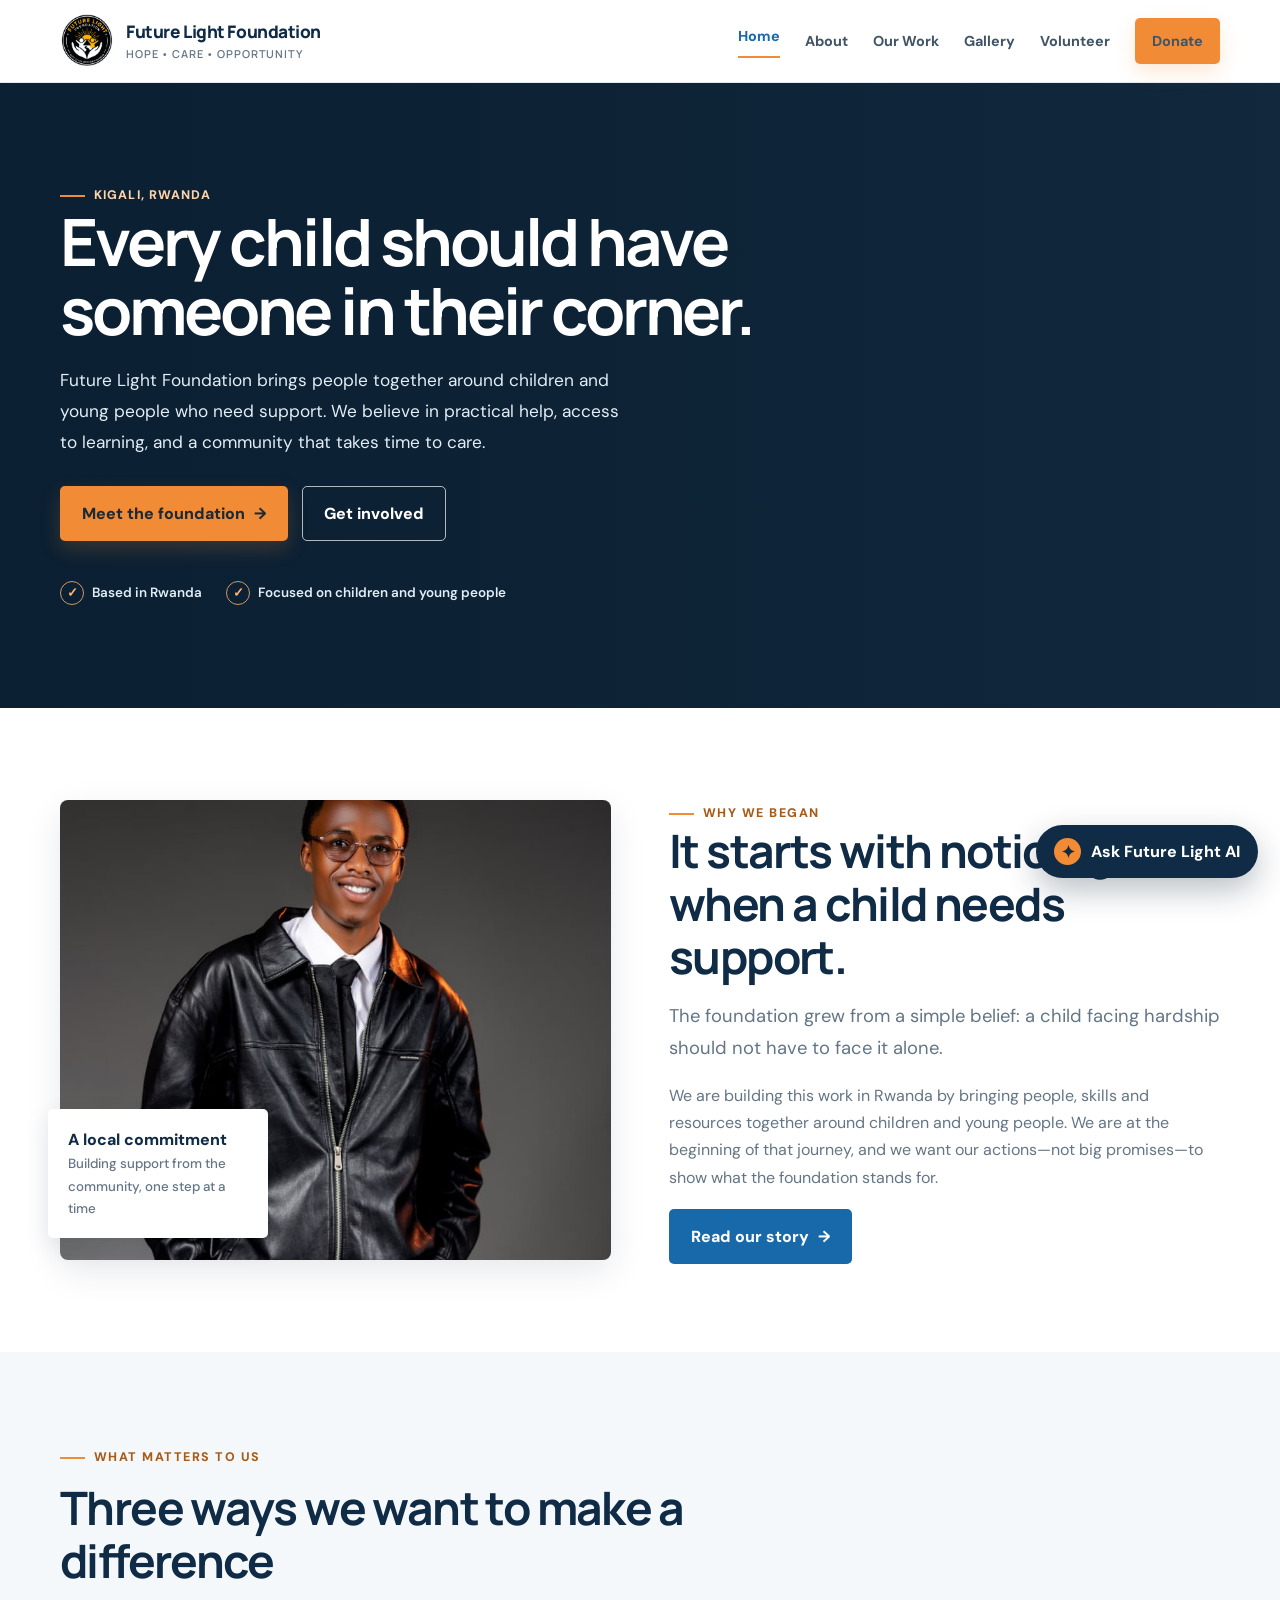
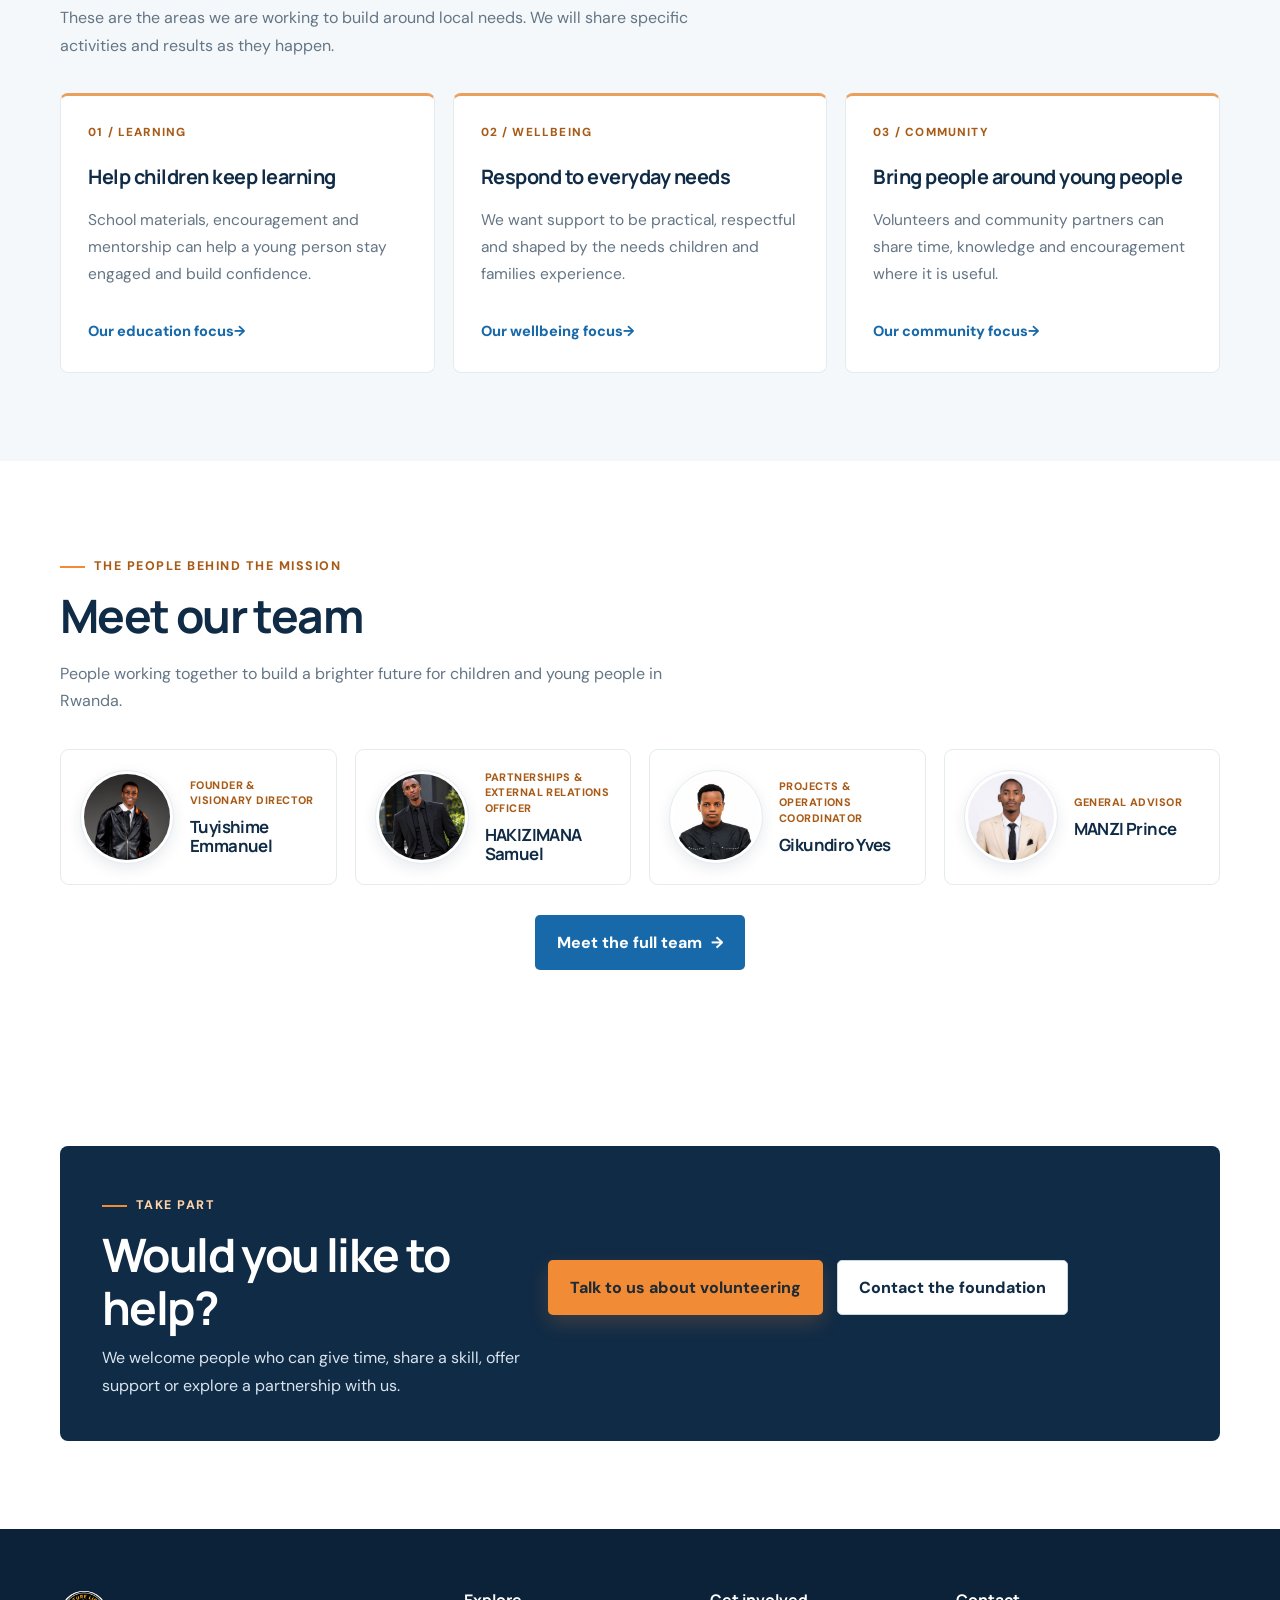
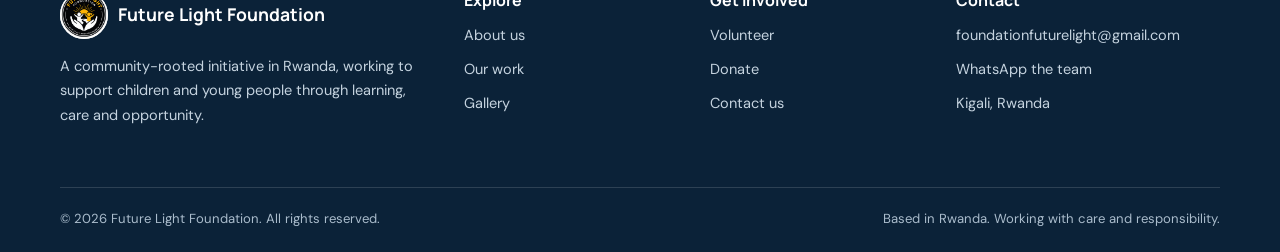
<file: index.html>
<!doctype html>
<html lang="en">
<head>
<meta charset="utf-8"><meta name="viewport" content="width=device-width, initial-scale=1">
<meta name="description" content="Future Light Foundation is a Rwanda-based initiative working to support children and young people through learning, care and community involvement.">
<meta name="theme-color" content="#102b46"><meta property="og:type" content="website"><meta property="og:title" content="Future Light Foundation"><meta property="og:description" content="A community-rooted initiative in Rwanda, working for children and young people.">
<title>Future Light Foundation | Rwanda</title>
<link rel="icon" href="./futurelogo.jpeg"><link rel="stylesheet" href="./style.css"><script src="./site.js" defer></script>
</head>
<body>
<a class="skip-link" href="#main-content">Skip to main content</a>
<header class="site-header"><div class="container nav-wrap">
<a class="brand" href="./index.html"><img src="./futurelogo.jpeg" alt="Future Light Foundation logo"><span>Future Light Foundation<small>Hope • Care • Opportunity</small></span></a>
<button class="menu-toggle" aria-label="Open navigation menu" aria-expanded="false" aria-controls="primary-nav">☰</button>
<nav class="nav-links" id="primary-nav" aria-label="Main navigation">
<a href="./index.html" aria-current="page">Home</a><a href="./about.html">About</a><a href="./programs.html">Our Work</a><a href="./gallery.html">Gallery</a><a href="./volunteer.html">Volunteer</a><a class="btn btn-primary btn-sm" href="./donate.html">Donate</a>
</nav></div></header>
<main id="main-content">
<section class="hero"><div class="container"><div class="hero-content">
<span class="eyebrow" style="color:#ffd3a9">Kigali, Rwanda</span>
<h1>Every child should have someone in their corner.</h1>
<p>Future Light Foundation brings people together around children and young people who need support. We believe in practical help, access to learning, and a community that takes time to care.</p>
<div class="hero-actions"><a class="btn btn-primary" href="./about.html">Meet the foundation <span aria-hidden="true">→</span></a><a class="btn btn-outline" href="./volunteer.html">Get involved</a></div>
<div class="trust-row"><span>Based in Rwanda</span><span>Focused on children and young people</span></div>
</div></div></section>
<section class="section"><div class="container split">
<div class="photo-frame"><img src="./tuyishime.jpeg" alt="Tuyishime Emmanuel, founder of Future Light Foundation"><div class="photo-note">A local commitment<small>Building support from the community, one step at a time</small></div></div>
<div><span class="eyebrow">Why we began</span><h2>It starts with noticing when a child needs support.</h2><p class="lead">The foundation grew from a simple belief: a child facing hardship should not have to face it alone.</p><p>We are building this work in Rwanda by bringing people, skills and resources together around children and young people. We are at the beginning of that journey, and we want our actions—not big promises—to show what the foundation stands for.</p><a class="btn btn-blue" href="./about.html">Read our story <span aria-hidden="true">→</span></a></div>
</div></section>
<section class="section section-soft"><div class="container"><div class="section-head"><span class="eyebrow">What matters to us</span><h2>Three ways we want to make a difference</h2><p>These are the areas we are working to build around local needs. We will share specific activities and results as they happen.</p></div>
<div class="cards">
<article class="card home-focus-card"><span class="focus-number">01 / LEARNING</span><h3>Help children keep learning</h3><p>School materials, encouragement and mentorship can help a young person stay engaged and build confidence.</p><a class="card-link" href="./programs.html#education">Our education focus <span aria-hidden="true">→</span></a></article>
<article class="card home-focus-card"><span class="focus-number">02 / WELLBEING</span><h3>Respond to everyday needs</h3><p>We want support to be practical, respectful and shaped by the needs children and families experience.</p><a class="card-link" href="./programs.html#wellbeing">Our wellbeing focus <span aria-hidden="true">→</span></a></article>
<article class="card home-focus-card"><span class="focus-number">03 / COMMUNITY</span><h3>Bring people around young people</h3><p>Volunteers and community partners can share time, knowledge and encouragement where it is useful.</p><a class="card-link" href="./programs.html#community">Our community focus <span aria-hidden="true">→</span></a></article>
</div></div></section>

<section class="section home-team-section" aria-labelledby="home-team-heading">
  <div class="container">
    <div class="section-head">
      <span class="eyebrow">The people behind the mission</span>
      <h2 id="home-team-heading">Meet our team</h2>
      <p>People working together to build a brighter future for children and young people in Rwanda.</p>
    </div>
    <div class="home-team-grid">
      <article class="home-team-card">
        <img src="./tuyishime.jpeg" alt="Tuyishime Emmanuel, Founder and Visionary Director" loading="lazy">
        <div><p class="team-role">Founder &amp; Visionary Director</p><h3>Tuyishime Emmanuel</h3></div>
      </article>
      <article class="home-team-card">
        <img src="./samuel.jpeg" alt="HAKIZIMANA Samuel, Partnerships and External Relations Officer" loading="lazy">
        <div><p class="team-role">Partnerships &amp; External Relations Officer</p><h3>HAKIZIMANA Samuel</h3></div>
      </article>
      <article class="home-team-card">
        <img src="./gikundiro.jpeg" alt="Gikundiro Yves, Projects and Operations Coordinator" loading="lazy">
        <div><p class="team-role">Projects &amp; Operations Coordinator</p><h3>Gikundiro Yves</h3></div>
      </article>
      <article class="home-team-card">
        <img src="./manzi.jpeg" alt="MANZI Prince, General Advisor" loading="lazy">
        <div><p class="team-role">General Advisor</p><h3>MANZI Prince</h3></div>
      </article>
    </div>
    <div class="home-team-action"><a class="btn btn-blue" href="./about.html">Meet the full team <span aria-hidden="true">→</span></a></div>
  </div>
</section>

<section class="section"><div class="container"><div class="banner"><div><span class="eyebrow" style="color:#ffd3a9">Take part</span><h2>Would you like to help?</h2><p>We welcome people who can give time, share a skill, offer support or explore a partnership with us.</p></div><div class="hero-actions"><a class="btn btn-primary" href="./volunteer.html">Talk to us about volunteering</a><a class="btn btn-outline" href="./contact.html">Contact the foundation</a></div></div></div></section>
</main>
<footer class="site-footer"><div class="container"><div class="footer-grid">
<div><div class="footer-brand"><img src="./futurelogo.jpeg" alt=""><strong>Future Light Foundation</strong></div><p>A community-rooted initiative in Rwanda, working to support children and young people through learning, care and opportunity.</p></div>
<div><h3>Explore</h3><ul class="footer-links"><li><a href="./about.html">About us</a></li><li><a href="./programs.html">Our work</a></li><li><a href="./gallery.html">Gallery</a></li></ul></div>
<div><h3>Get involved</h3><ul class="footer-links"><li><a href="./volunteer.html">Volunteer</a></li><li><a href="./donate.html">Donate</a></li><li><a href="./contact.html">Contact us</a></li></ul></div>
<div><h3>Contact</h3><ul class="footer-links"><li><a href="mailto:foundationfuturelight@gmail.com">foundationfuturelight@gmail.com</a></li><li><a href="https://wa.me/250790161576" target="_blank" rel="noopener noreferrer">WhatsApp the team</a></li><li>Kigali, Rwanda</li></ul></div>
</div><div class="copyright"><span>© <span id="year">2026</span> Future Light Foundation. All rights reserved.</span><span>Based in Rwanda. Working with care and responsibility.</span></div></div></footer>
</body></html>
</file>
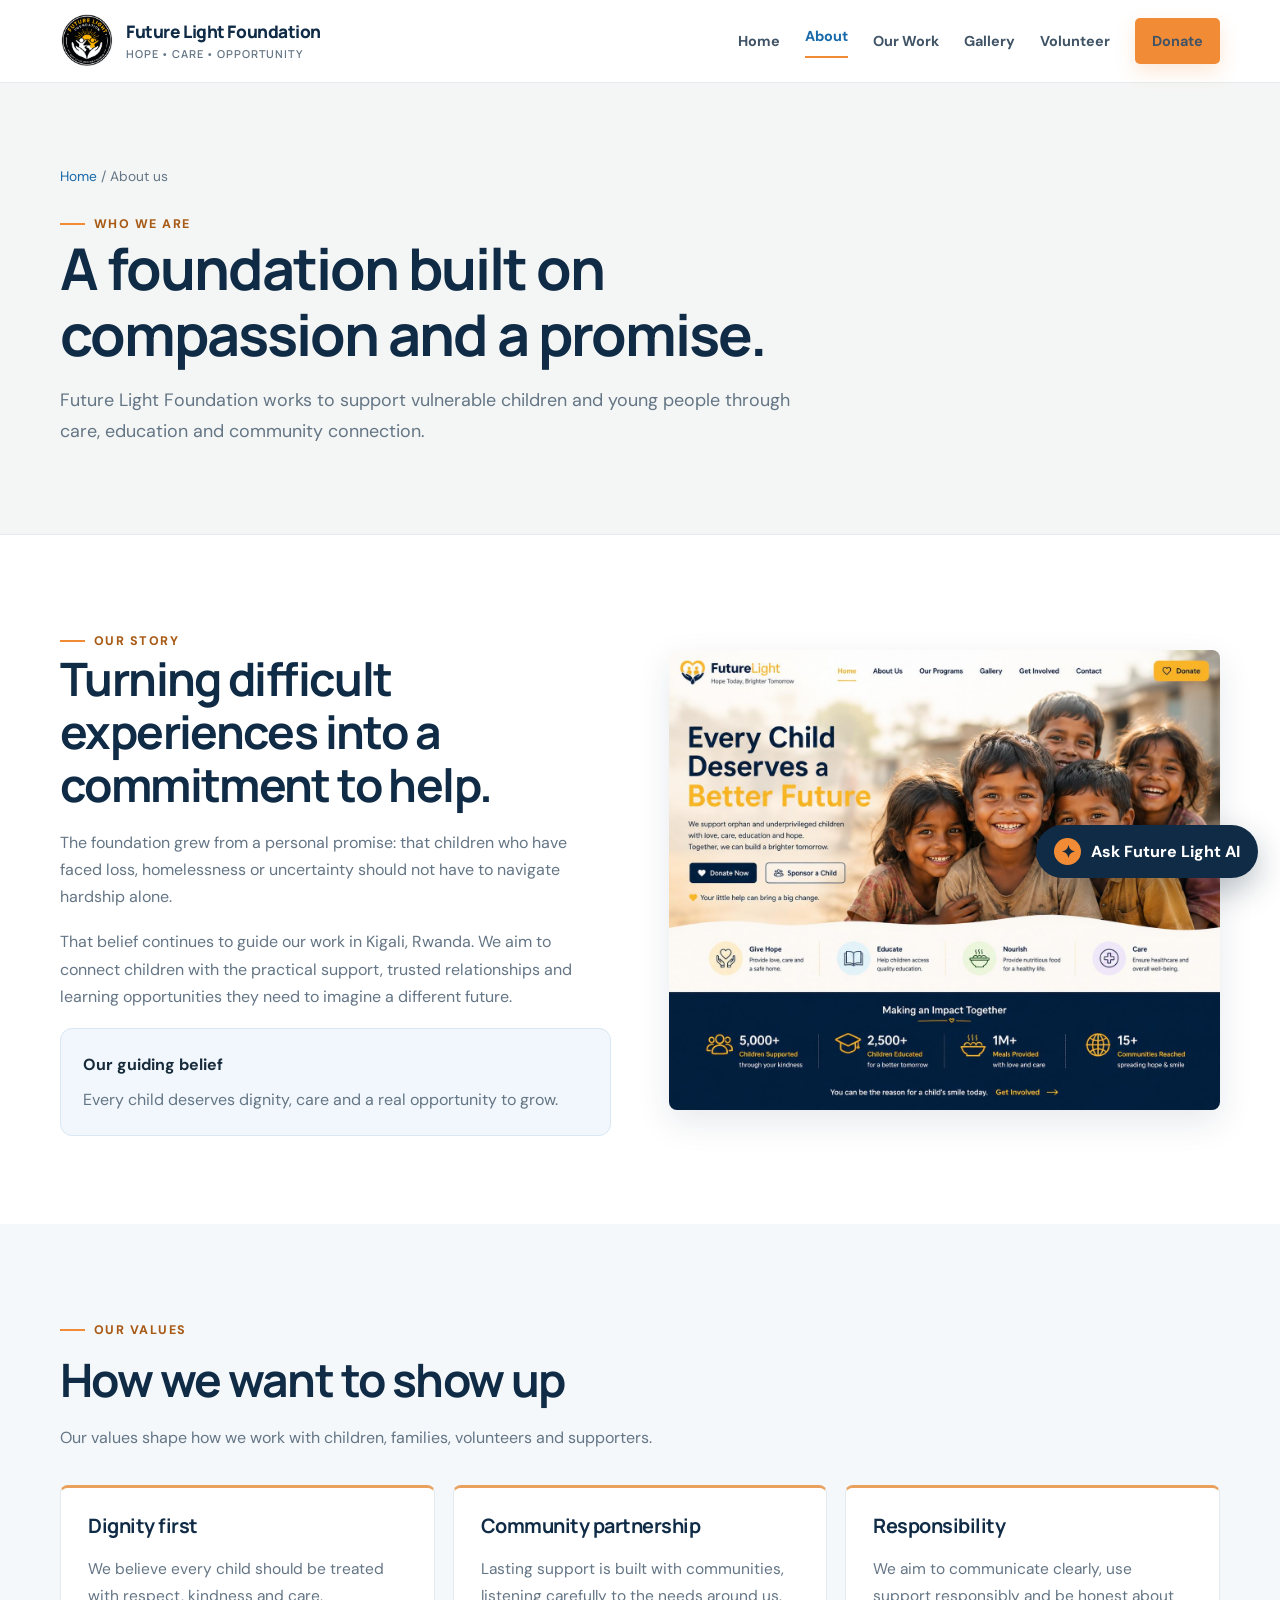
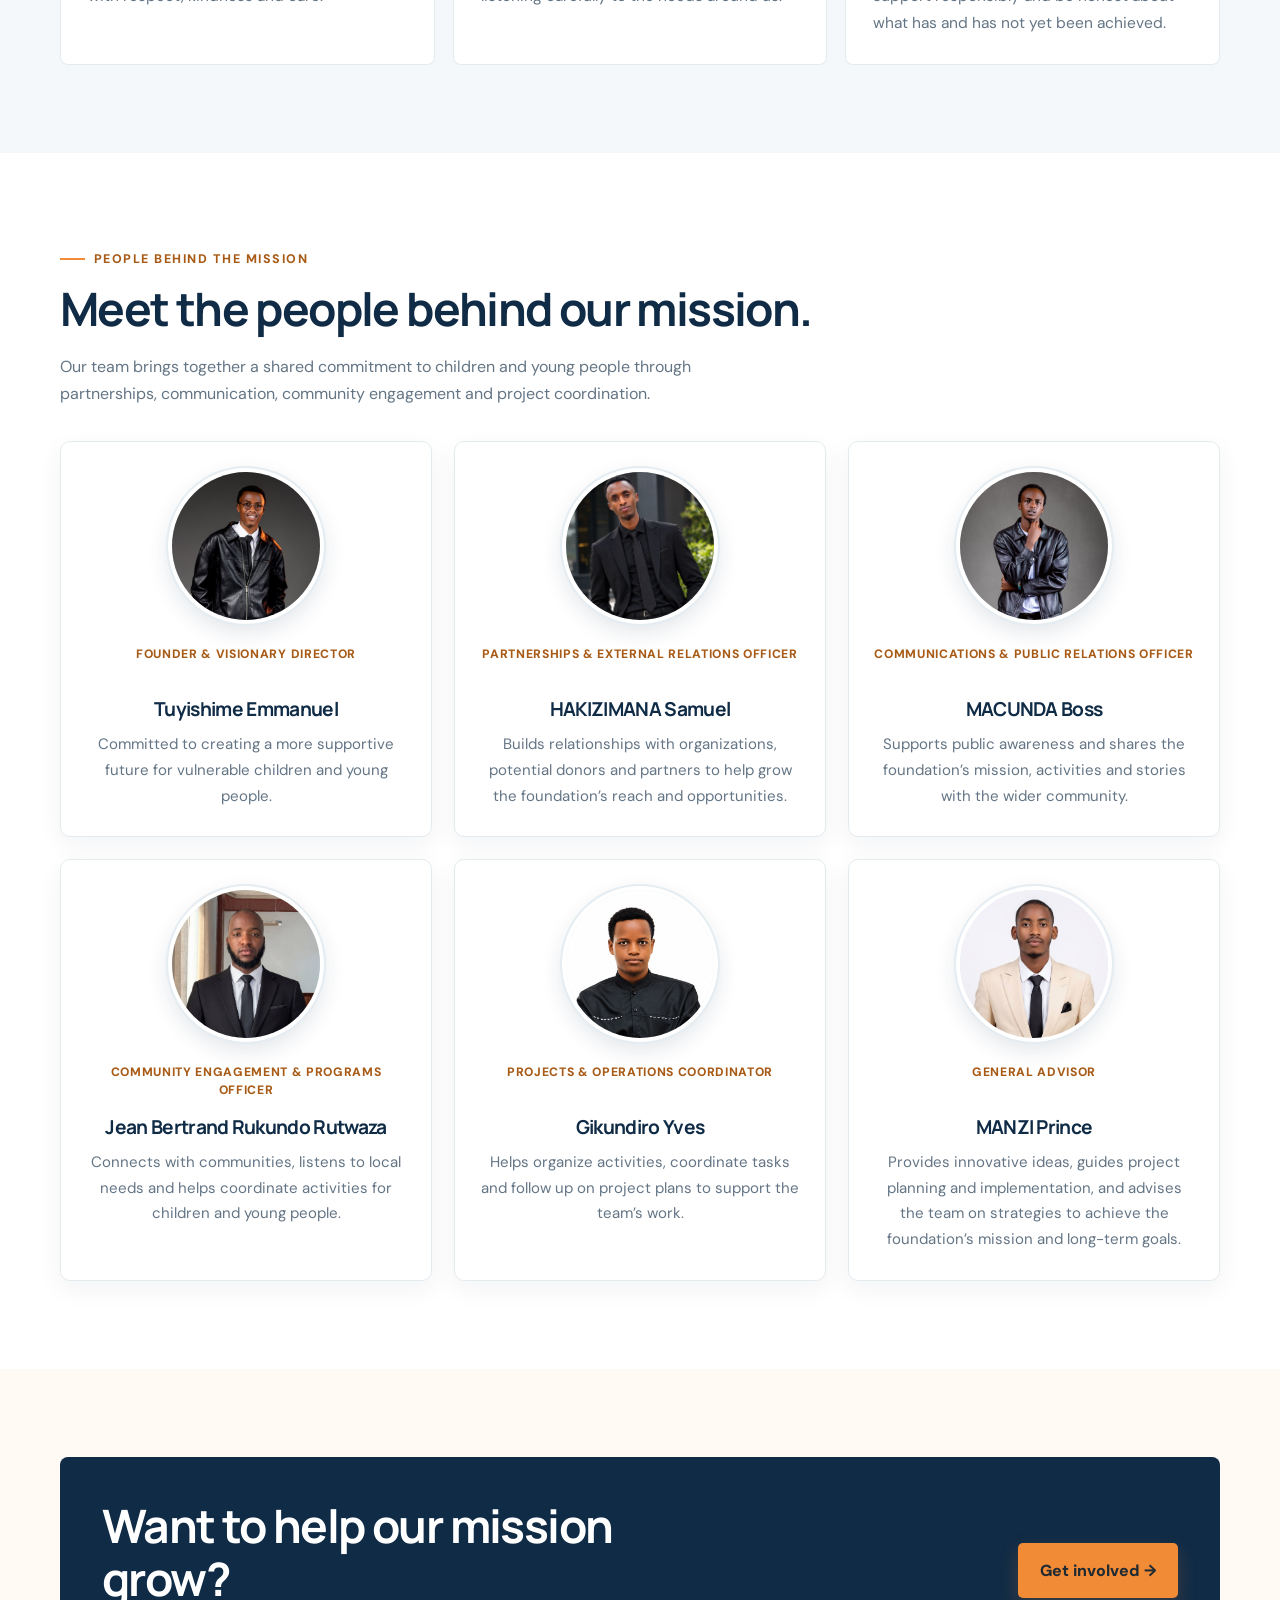
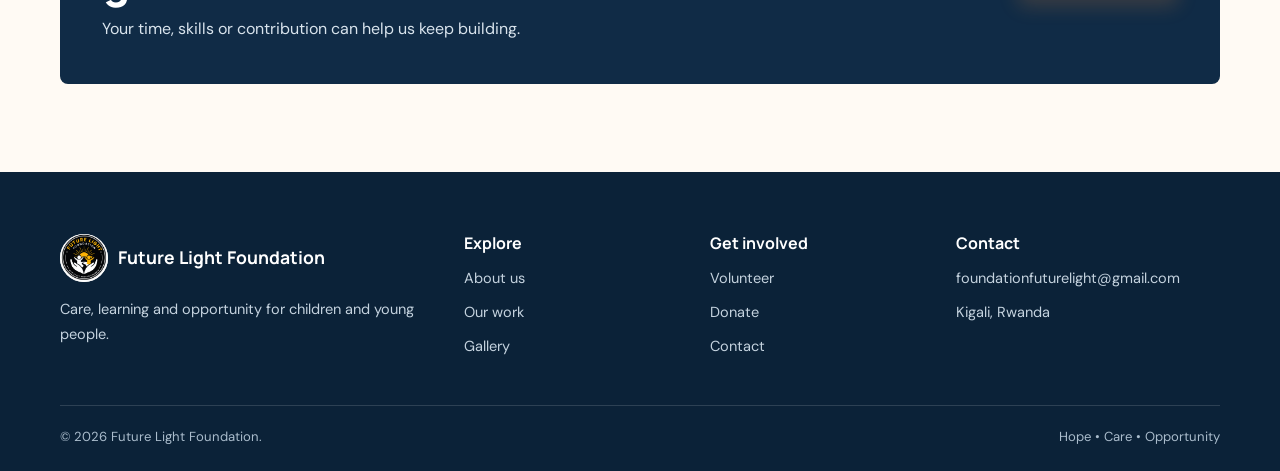
<file: about.html>
<!doctype html>
<html lang="en"><head><meta charset="utf-8"><meta name="viewport" content="width=device-width,initial-scale=1"><meta name="description" content="Learn about the story, mission and people behind Future Light Foundation in Rwanda."><title>About Us | Future Light Foundation</title><link rel="icon" href="./futurelogo.jpeg"><link rel="stylesheet" href="./style.css"><script src="./site.js" defer></script></head>
<body><header class="site-header"><div class="container nav-wrap"><a class="brand" href="./index.html"><img src="./futurelogo.jpeg" alt="Future Light Foundation logo"><span>Future Light Foundation<small>Hope • Care • Opportunity</small></span></a><button class="menu-toggle" aria-label="Open navigation menu" aria-expanded="false" aria-controls="primary-nav">☰</button><nav class="nav-links" id="primary-nav" aria-label="Main navigation"><a href="./index.html">Home</a><a href="./about.html" aria-current="page">About</a><a href="./programs.html">Our Work</a><a href="./gallery.html">Gallery</a><a href="./volunteer.html">Volunteer</a><a class="btn btn-primary btn-sm" href="./donate.html">Donate</a></nav></div></header>
<main><section class="page-hero"><div class="container"><div class="breadcrumbs"><a href="./index.html">Home</a> / About us</div><span class="eyebrow">Who we are</span><h1>A foundation built on compassion and a promise.</h1><p>Future Light Foundation works to support vulnerable children and young people through care, education and community connection.</p></div></section>
<section class="section"><div class="container split"><div><span class="eyebrow">Our story</span><h2>Turning difficult experiences into a commitment to help.</h2><p>The foundation grew from a personal promise: that children who have faced loss, homelessness or uncertainty should not have to navigate hardship alone.</p><p>That belief continues to guide our work in Kigali, Rwanda. We aim to connect children with the practical support, trusted relationships and learning opportunities they need to imagine a different future.</p><div class="callout"><strong>Our guiding belief</strong><p style="margin:8px 0 0">Every child deserves dignity, care and a real opportunity to grow.</p></div></div><div class="photo-frame"><img src="./ff.jpeg" alt="Community and children represented in the foundation's work"></div></div></section>
<section class="section section-soft"><div class="container"><div class="section-head"><span class="eyebrow">Our values</span><h2>How we want to show up</h2><p>Our values shape how we work with children, families, volunteers and supporters.</p></div><div class="cards"><article class="card"><div class="card-icon">♡</div><h3>Dignity first</h3><p>We believe every child should be treated with respect, kindness and care.</p></article><article class="card"><div class="card-icon">◎</div><h3>Community partnership</h3><p>Lasting support is built with communities, listening carefully to the needs around us.</p></article><article class="card"><div class="card-icon">✦</div><h3>Responsibility</h3><p>We aim to communicate clearly, use support responsibly and be honest about what has and has not yet been achieved.</p></article></div></div></section>
<section class="section team-section"><div class="container"><div class="section-head"><span class="eyebrow">People behind the mission</span><h2>Meet the people behind our mission.</h2><p>Our team brings together a shared commitment to children and young people through partnerships, communication, community engagement and project coordination.</p></div><div class="team-grid"><article class="team-card"><img class="team-photo" src="./tuyishime.jpeg" alt="Tuyishime Emmanuel, Founder and Visionary Director" loading="lazy"><div class="team-card-body"><p class="team-role">Founder &amp; Visionary Director</p><h3>Tuyishime Emmanuel</h3><p>Committed to creating a more supportive future for vulnerable children and young people.</p></div></article><article class="team-card"><img class="team-photo" src="./samuel.jpeg" alt="HAKIZIMANA Samuel, Partnerships and External Relations Officer" loading="lazy"><div class="team-card-body"><p class="team-role">Partnerships &amp; External Relations Officer</p><h3>HAKIZIMANA Samuel</h3><p>Builds relationships with organizations, potential donors and partners to help grow the foundation’s reach and opportunities.</p></div></article><article class="team-card"><img class="team-photo" src="./boss.jpeg" alt="MACUNDA Boss, Communications and Public Relations Officer" loading="lazy"><div class="team-card-body"><p class="team-role">Communications &amp; Public Relations Officer</p><h3>MACUNDA Boss</h3><p>Supports public awareness and shares the foundation’s mission, activities and stories with the wider community.</p></div></article><article class="team-card"><img class="team-photo" src="./jean%20bertrand.jpeg" alt="Jean Bertrand Rukundo Rutwaza, Community Engagement and Programs Officer" loading="lazy"><div class="team-card-body"><p class="team-role">Community Engagement &amp; Programs Officer</p><h3>Jean Bertrand Rukundo Rutwaza</h3><p>Connects with communities, listens to local needs and helps coordinate activities for children and young people.</p></div></article><article class="team-card"><img class="team-photo" src="./gikundiro.jpeg" alt="Gikundiro Yves, Projects and Operations Coordinator" loading="lazy"><div class="team-card-body"><p class="team-role">Projects &amp; Operations Coordinator</p><h3>Gikundiro Yves</h3><p>Helps organize activities, coordinate tasks and follow up on project plans to support the team’s work.</p></div></article><article class="team-card"><img class="team-photo" src="./manzi.jpeg" alt="MANZI Prince, General Advisor" loading="lazy"><div class="team-card-body"><p class="team-role">General Advisor</p><h3>MANZI Prince</h3><p>Provides innovative ideas, guides project planning and implementation, and advises the team on strategies to achieve the foundation’s mission and long-term goals.</p></div></article></div></div></section>
<section class="section section-cream"><div class="container banner"><div><h2>Want to help our mission grow?</h2><p>Your time, skills or contribution can help us keep building.</p></div><a class="btn btn-primary" href="./volunteer.html">Get involved →</a></div></section></main>
<footer class="site-footer"><div class="container"><div class="footer-grid"><div><div class="footer-brand"><img src="./futurelogo.jpeg" alt=""><strong>Future Light Foundation</strong></div><p>Care, learning and opportunity for children and young people.</p></div><div><h3>Explore</h3><ul class="footer-links"><li><a href="./about.html">About us</a></li><li><a href="./programs.html">Our work</a></li><li><a href="./gallery.html">Gallery</a></li></ul></div><div><h3>Get involved</h3><ul class="footer-links"><li><a href="./volunteer.html">Volunteer</a></li><li><a href="./donate.html">Donate</a></li><li><a href="./contact.html">Contact</a></li></ul></div><div><h3>Contact</h3><ul class="footer-links"><li><a href="mailto:foundationfuturelight@gmail.com">foundationfuturelight@gmail.com</a></li><li>Kigali, Rwanda</li></ul></div></div><div class="copyright"><span>© 2026 Future Light Foundation.</span><span>Hope • Care • Opportunity</span></div></div></footer></body></html>
</file>
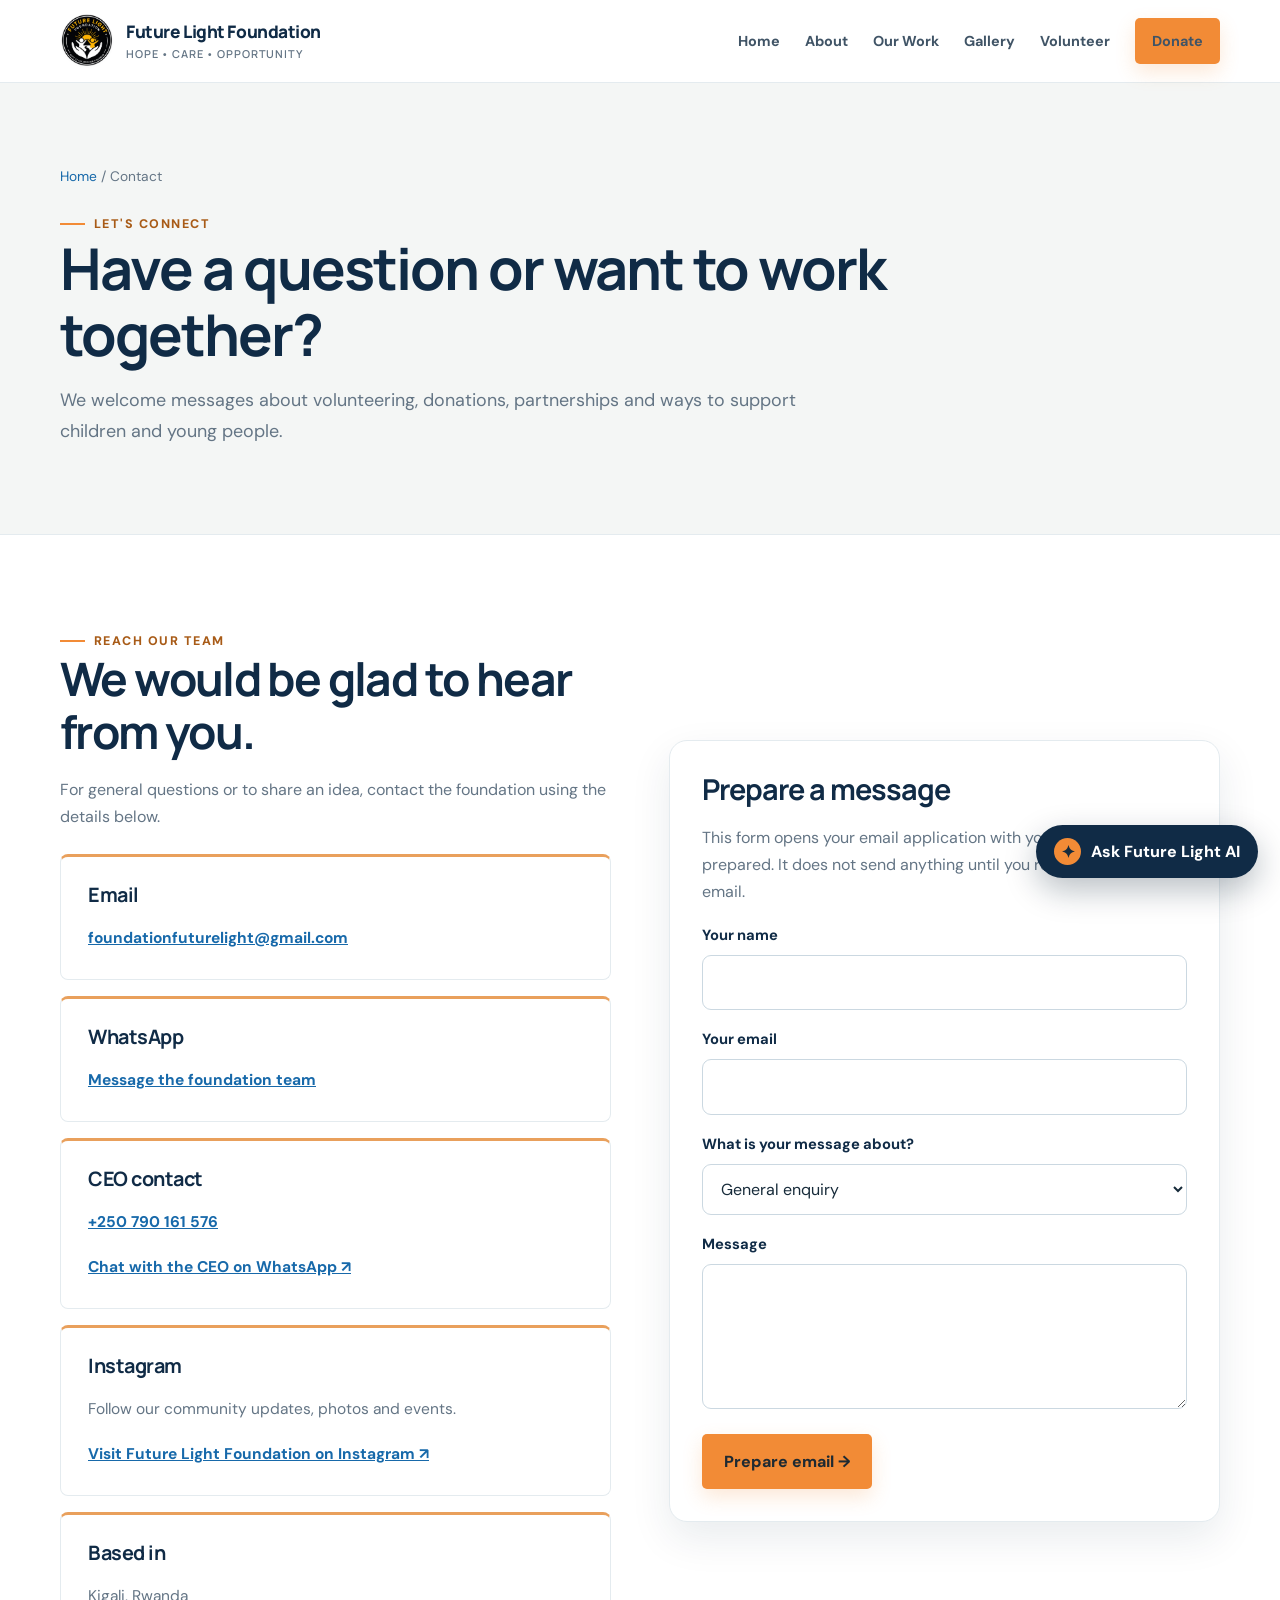
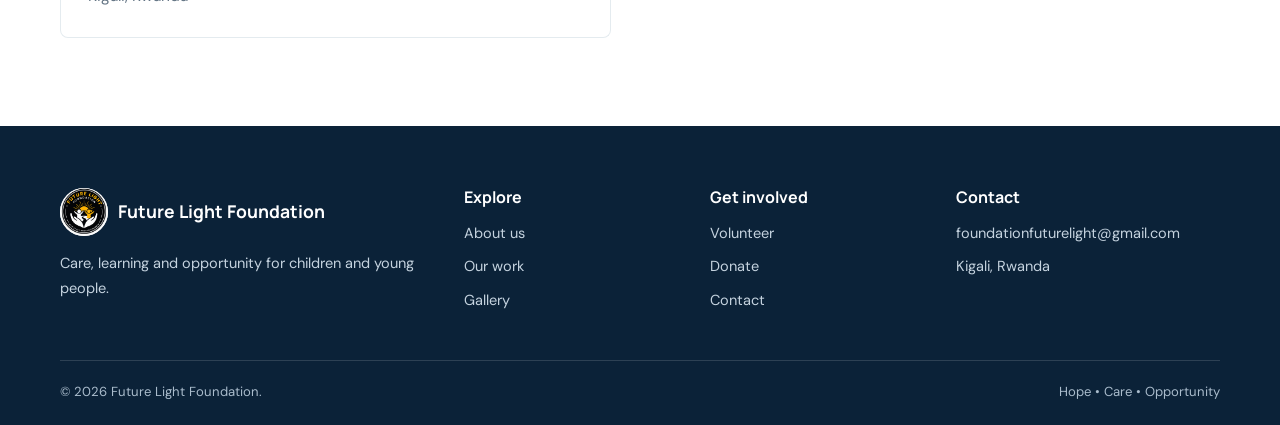
<file: contact.html>
<!doctype html>
<html lang="en"><head><meta charset="utf-8"><meta name="viewport" content="width=device-width,initial-scale=1"><meta name="description" content="Contact Future Light Foundation about volunteering, donations, partnerships and community support."><title>Contact | Future Light Foundation</title><link rel="icon" href="./futurelogo.jpeg"><link rel="stylesheet" href="./style.css"><script src="./site.js" defer></script></head>
<body><header class="site-header"><div class="container nav-wrap"><a class="brand" href="./index.html"><img src="./futurelogo.jpeg" alt="Future Light Foundation logo"><span>Future Light Foundation<small>Hope • Care • Opportunity</small></span></a><button class="menu-toggle" aria-label="Open navigation menu" aria-expanded="false" aria-controls="primary-nav">☰</button><nav class="nav-links" id="primary-nav" aria-label="Main navigation"><a href="./index.html">Home</a><a href="./about.html">About</a><a href="./programs.html">Our Work</a><a href="./gallery.html">Gallery</a><a href="./volunteer.html">Volunteer</a><a class="btn btn-primary btn-sm" href="./donate.html">Donate</a></nav></div></header>
<main><section class="page-hero"><div class="container"><div class="breadcrumbs"><a href="./index.html">Home</a> / Contact</div><span class="eyebrow">Let's connect</span><h1>Have a question or want to work together?</h1><p>We welcome messages about volunteering, donations, partnerships and ways to support children and young people.</p></div></section>
<section class="section"><div class="container split"><div><span class="eyebrow">Reach our team</span><h2>We would be glad to hear from you.</h2><p>For general questions or to share an idea, contact the foundation using the details below.</p><div class="card" style="margin-top:24px"><div class="card-icon">✉</div><h3>Email</h3><p><a href="mailto:foundationfuturelight@gmail.com" style="color:var(--blue);font-weight:700">foundationfuturelight@gmail.com</a></p></div><div class="card" style="margin-top:16px"><div class="card-icon">☏</div><h3>WhatsApp</h3><p><a href="https://wa.me/250790161576" target="_blank" rel="noopener noreferrer" style="color:var(--blue);font-weight:700">Message the foundation team</a></p></div><div class="card" style="margin-top:16px"><div class="card-icon">☏</div><h3>CEO contact</h3><p><a href="tel:+250790161576" style="color:var(--blue);font-weight:700">+250 790 161 576</a></p><p><a href="https://wa.me/250790161576" target="_blank" rel="noopener noreferrer" style="color:var(--blue);font-weight:700">Chat with the CEO on WhatsApp ↗</a></p></div><div class="card" style="margin-top:16px"><div class="card-icon">◎</div><h3>Instagram</h3><p>Follow our community updates, photos and events.</p><p><a href="https://www.instagram.com/futurelight_foundation/" target="_blank" rel="noopener noreferrer" style="color:var(--blue);font-weight:700">Visit Future Light Foundation on Instagram ↗</a></p></div><div class="card" style="margin-top:16px"><div class="card-icon">⌖</div><h3>Based in</h3><p>Kigali, Rwanda</p></div></div>
<div class="form-panel"><h2 style="font-size:1.8rem">Prepare a message</h2><p>This form opens your email application with your message prepared. It does not send anything until you review and send the email.</p><form id="contactForm"><div class="field"><label for="contact-name">Your name</label><input id="contact-name" name="name" required autocomplete="name"></div><div class="field"><label for="contact-email">Your email</label><input id="contact-email" name="email" type="email" required autocomplete="email"></div><div class="field"><label for="contact-topic">What is your message about?</label><select id="contact-topic" name="topic"><option>General enquiry</option><option>Volunteering</option><option>Donation</option><option>Partnership</option><option>Feedback</option></select></div><div class="field"><label for="contact-message">Message</label><textarea id="contact-message" name="message" required></textarea></div><button class="btn btn-primary" type="submit">Prepare email →</button></form></div></div></section></main>
<footer class="site-footer"><div class="container"><div class="footer-grid"><div><div class="footer-brand"><img src="./futurelogo.jpeg" alt=""><strong>Future Light Foundation</strong></div><p>Care, learning and opportunity for children and young people.</p></div><div><h3>Explore</h3><ul class="footer-links"><li><a href="./about.html">About us</a></li><li><a href="./programs.html">Our work</a></li><li><a href="./gallery.html">Gallery</a></li></ul></div><div><h3>Get involved</h3><ul class="footer-links"><li><a href="./volunteer.html">Volunteer</a></li><li><a href="./donate.html">Donate</a></li><li><a href="./contact.html">Contact</a></li></ul></div><div><h3>Contact</h3><ul class="footer-links"><li><a href="mailto:foundationfuturelight@gmail.com">foundationfuturelight@gmail.com</a></li><li>Kigali, Rwanda</li></ul></div></div><div class="copyright"><span>© 2026 Future Light Foundation.</span><span>Hope • Care • Opportunity</span></div></div></footer>
<script>document.getElementById('contactForm').addEventListener('submit',function(e){e.preventDefault();var f=e.currentTarget;var subject=encodeURIComponent(f.elements.topic.value+' - Future Light Foundation website');var body=encodeURIComponent('Name: '+f.elements.name.value+'\\nEmail: '+f.elements.email.value+'\\nTopic: '+f.elements.topic.value+'\\n\\n'+f.elements.message.value);window.location.href='mailto:foundationfuturelight@gmail.com?subject='+subject+'&body='+body;});</script></body></html>
</file>
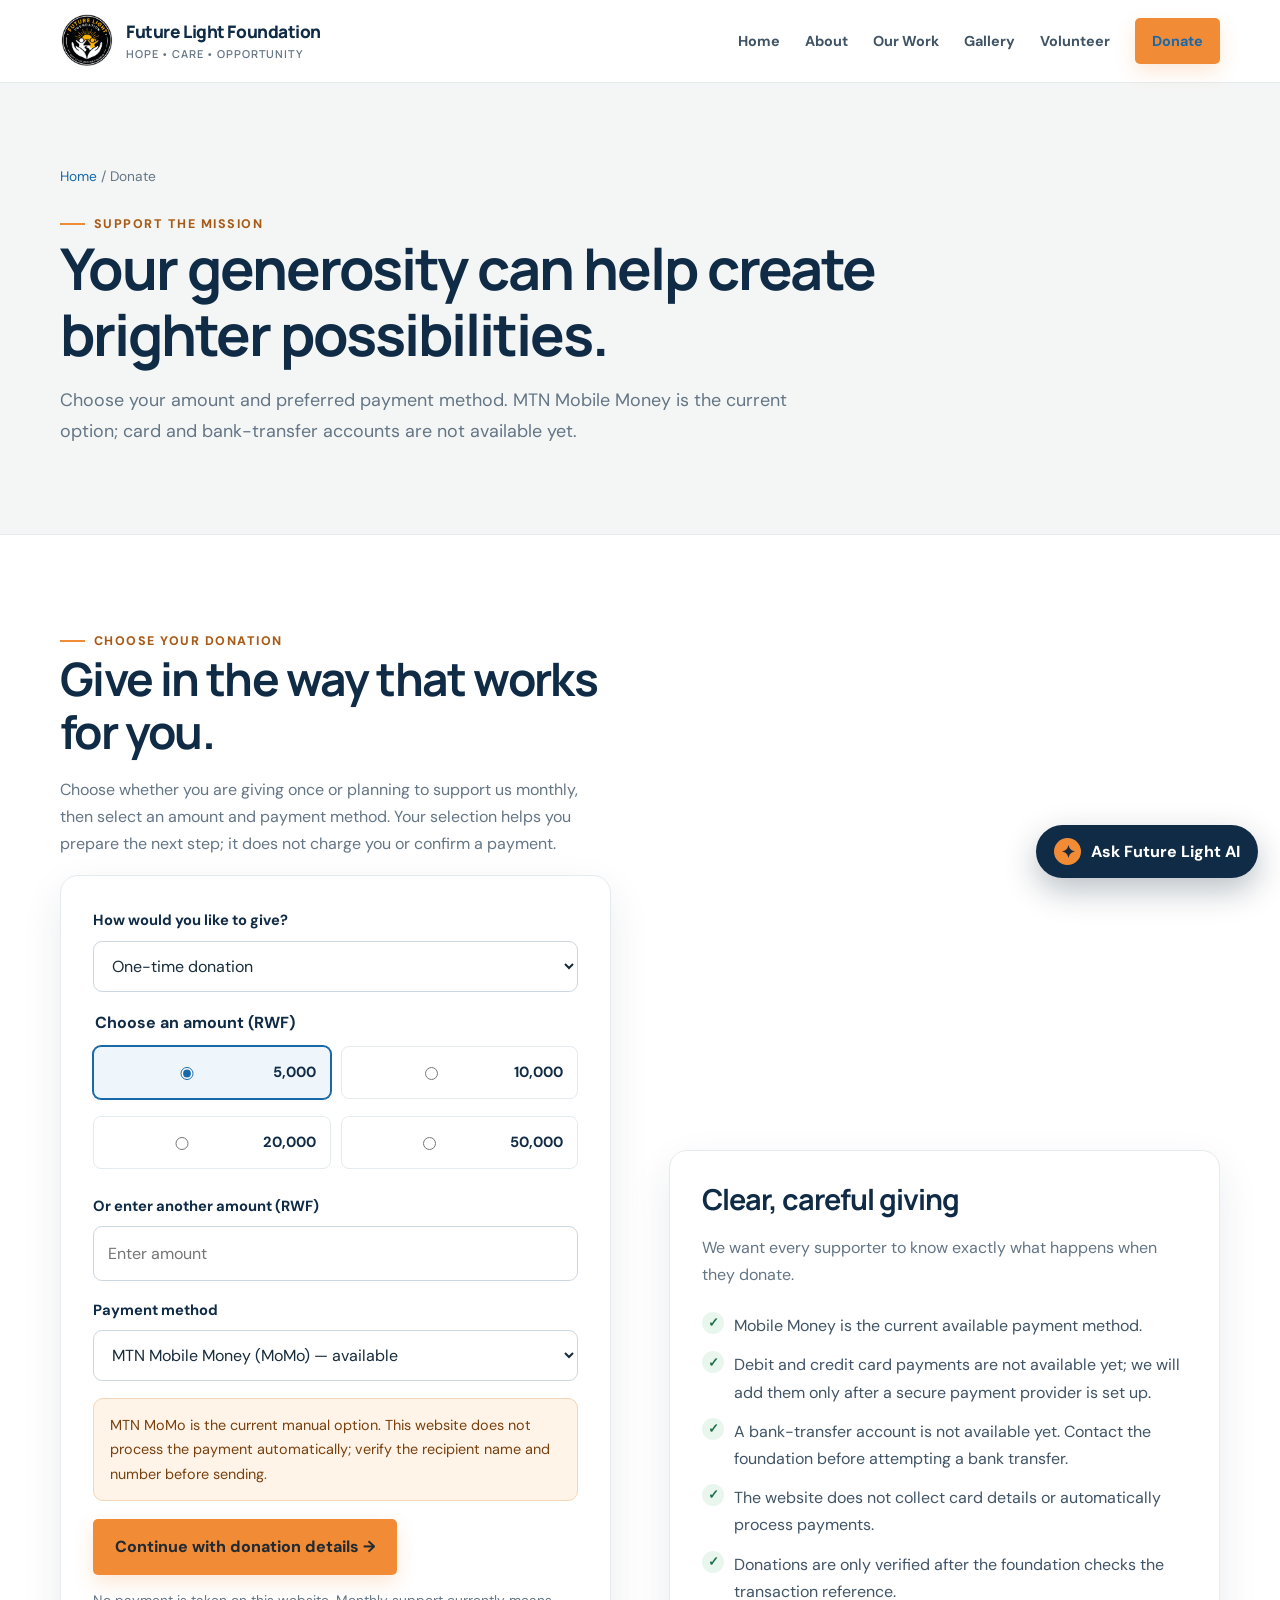
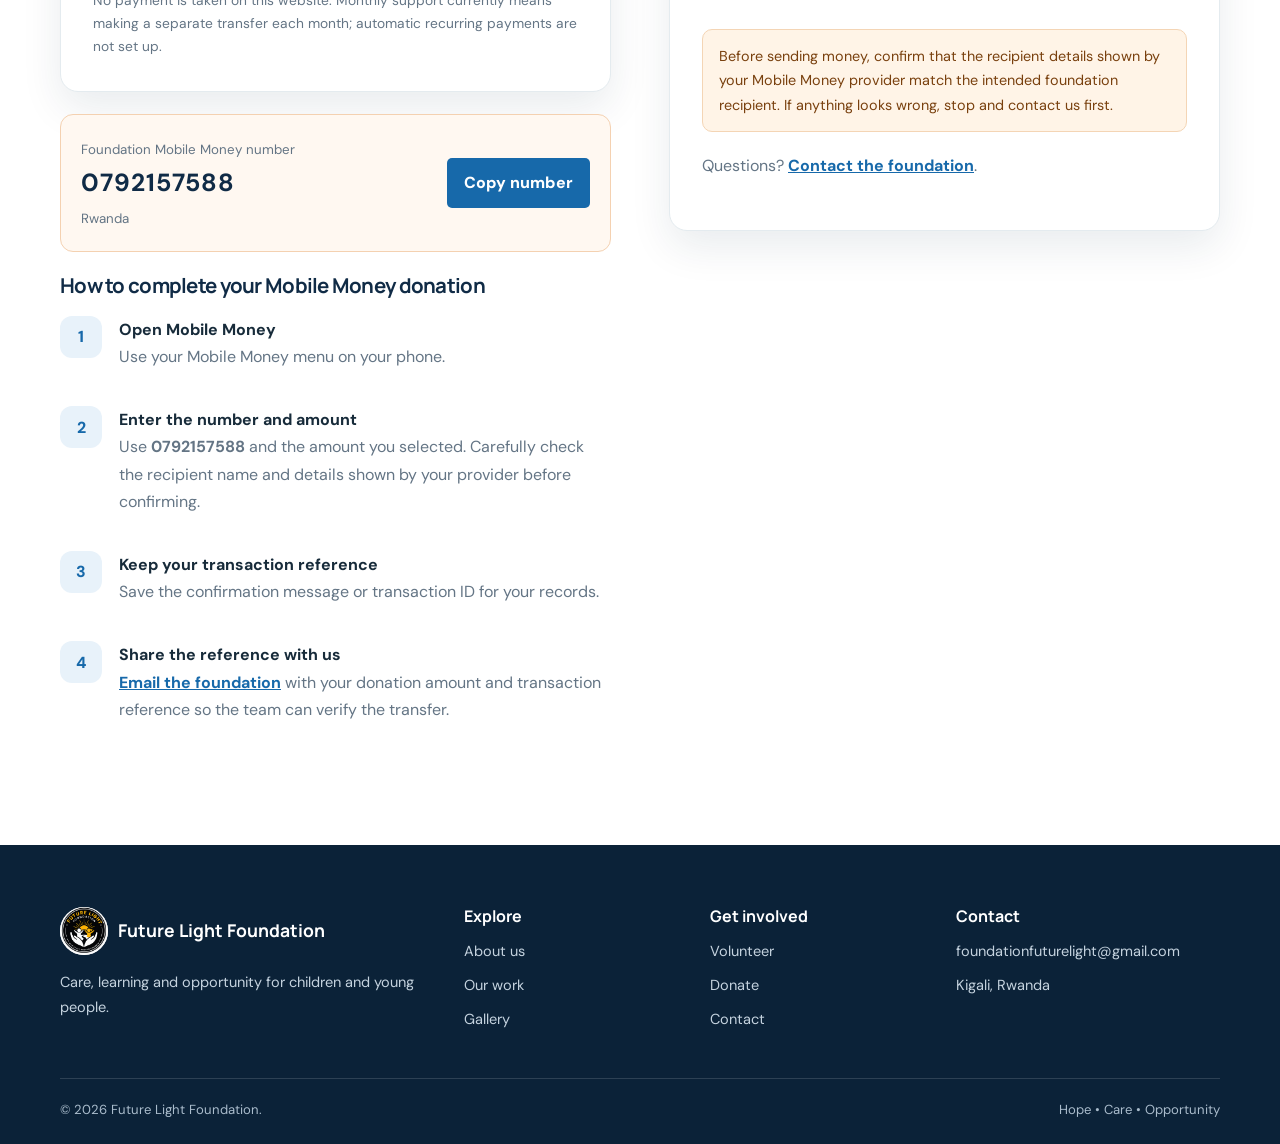
<file: donate.html>
<!doctype html>
<html lang="en"><head><meta charset="utf-8"><meta name="viewport" content="width=device-width,initial-scale=1"><meta name="description" content="Choose a donation amount and frequency and learn how to support Future Light Foundation securely."><title>Donate | Future Light Foundation</title><link rel="icon" href="./futurelogo.jpeg"><link rel="stylesheet" href="./style.css"><script src="./site.js" defer></script></head>
<body><header class="site-header"><div class="container nav-wrap"><a class="brand" href="./index.html"><img src="./futurelogo.jpeg" alt="Future Light Foundation logo"><span>Future Light Foundation<small>Hope • Care • Opportunity</small></span></a><button class="menu-toggle" aria-label="Open navigation menu" aria-expanded="false" aria-controls="primary-nav">☰</button><nav class="nav-links" id="primary-nav" aria-label="Main navigation"><a href="./index.html">Home</a><a href="./about.html">About</a><a href="./programs.html">Our Work</a><a href="./gallery.html">Gallery</a><a href="./volunteer.html">Volunteer</a><a class="btn btn-primary btn-sm" href="./donate.html" aria-current="page">Donate</a></nav></div></header>
<main><section class="page-hero"><div class="container"><div class="breadcrumbs"><a href="./index.html">Home</a> / Donate</div><span class="eyebrow">Support the mission</span><h1>Your generosity can help create brighter possibilities.</h1><p>Choose your amount and preferred payment method. MTN Mobile Money is the current option; card and bank-transfer accounts are not available yet.</p></div></section>
<section class="section"><div class="container split"><div>
<span class="eyebrow">Choose your donation</span><h2>Give in the way that works for you.</h2>
<p>Choose whether you are giving once or planning to support us monthly, then select an amount and payment method. Your selection helps you prepare the next step; it does not charge you or confirm a payment.</p>
<form id="donationChoiceForm" class="form-panel">
<div class="field"><label for="donation-frequency">How would you like to give?</label><select id="donation-frequency" name="frequency"><option value="One-time donation">One-time donation</option><option value="Monthly support (manual transfer each month)">Monthly support (manual transfer each month)</option></select></div>
<fieldset class="field" style="border:0;padding:0;margin:0 0 18px"><legend style="font-weight:700;color:var(--navy);margin-bottom:10px">Choose an amount (RWF)</legend><div class="amount-options"><label><input type="radio" name="amount" value="5000" checked> 5,000</label><label><input type="radio" name="amount" value="10000"> 10,000</label><label><input type="radio" name="amount" value="20000"> 20,000</label><label><input type="radio" name="amount" value="50000"> 50,000</label></div></fieldset>
<div class="field"><label for="custom-amount">Or enter another amount (RWF)</label><input id="custom-amount" name="customAmount" type="number" min="500" step="500" inputmode="numeric" placeholder="Enter amount"></div>
<div class="field"><label for="payment-method">Payment method</label><select id="payment-method" name="method"><option value="Mobile Money" selected>MTN Mobile Money (MoMo) — available</option><option value="Debit or credit card">Credit or debit card — no account available</option><option value="Bank transfer">Bank transfer — no account available</option></select></div>
<div class="notice" id="paymentMethodNote" role="status">MTN MoMo is the current manual option. This website does not process the payment automatically; verify the recipient name and number before sending.</div>
<button class="btn btn-primary" type="submit" style="margin-top:18px">Continue with donation details →</button>
<p style="font-size:.86rem;margin:14px 0 0">No payment is taken on this website. Monthly support currently means making a separate transfer each month; automatic recurring payments are not set up.</p>
</form>
<div id="donationNextStep" class="callout hidden" style="margin-top:20px" aria-live="polite"></div>
<div class="number-card"><div><small>Foundation Mobile Money number</small><strong>0792157588</strong><small>Rwanda</small></div><button class="btn btn-blue btn-sm" type="button" data-copy-number="0792157588">Copy number</button></div>
<h3>How to complete your Mobile Money donation</h3>
<ol class="step-list"><li><div><strong>Open Mobile Money</strong><p>Use your Mobile Money menu on your phone.</p></div></li><li><div><strong>Enter the number and amount</strong><p>Use <strong>0792157588</strong> and the amount you selected. Carefully check the recipient name and details shown by your provider before confirming.</p></div></li><li><div><strong>Keep your transaction reference</strong><p>Save the confirmation message or transaction ID for your records.</p></div></li><li><div><strong>Share the reference with us</strong><p><a href="mailto:foundationfuturelight@gmail.com?subject=Donation%20Reference" style="color:var(--blue);font-weight:700">Email the foundation</a> with your donation amount and transaction reference so the team can verify the transfer.</p></div></li></ol>
</div><div class="form-panel"><h2 style="font-size:1.8rem">Clear, careful giving</h2><p>We want every supporter to know exactly what happens when they donate.</p><ul class="check-list"><li>Mobile Money is the current available payment method.</li><li>Debit and credit card payments are not available yet; we will add them only after a secure payment provider is set up.</li><li>A bank-transfer account is not available yet. Contact the foundation before attempting a bank transfer.</li><li>The website does not collect card details or automatically process payments.</li><li>Donations are only verified after the foundation checks the transaction reference.</li></ul><div class="notice">Before sending money, confirm that the recipient details shown by your Mobile Money provider match the intended foundation recipient. If anything looks wrong, stop and contact us first.</div><p style="margin-top:20px">Questions? <a href="./contact.html" style="color:var(--blue);font-weight:700">Contact the foundation</a>.</p></div></div></section>
<script>
(function(){
 const form=document.getElementById('donationChoiceForm');
 if(!form)return;
 const method=document.getElementById('payment-method');
 const note=document.getElementById('paymentMethodNote');
 const output=document.getElementById('donationNextStep');
 method.addEventListener('change',function(){
  const notes={
   'Mobile Money':'Mobile Money is currently the available donation method. You will make the transfer yourself and verify the recipient details before confirming.',
   'Debit or credit card':'No card-payment account is connected yet. Do not enter card details on this website. Please choose MTN MoMo instead.',
   'Bank transfer':'No bank-transfer account is available yet. Please choose MTN MoMo or contact the foundation for updates.'
  };
  note.textContent=notes[method.value];
 });
 form.addEventListener('submit',function(e){
  e.preventDefault();
  const frequency=form.elements.frequency.value;
  const custom=document.getElementById('custom-amount').value.trim();
  const selected=form.querySelector('input[name="amount"]:checked');
  const amount=custom|| (selected?selected.value:'');
  if(custom && (!Number.isFinite(Number(custom))||Number(custom)<500)){note.textContent='Please enter an amount of at least RWF 500.';return;}
  if(method.value!=='Mobile Money'){
   output.classList.remove('hidden');
   output.innerHTML='<strong>'+ (method.value==='Debit or credit card'?'No card-payment account is available yet.':'No bank-transfer account is available yet.') +'</strong><p style="margin:8px 0 0">Your selection: '+frequency+' · RWF '+Number(amount).toLocaleString('en-US')+'. <a href="./contact.html" style="color:var(--blue);font-weight:700">Contact the foundation</a> for available options.</p>';
   return;
  }
  output.classList.remove('hidden');
  output.innerHTML='<strong>Your donation plan</strong><p style="margin:8px 0">Type: '+frequency+'<br>Amount: RWF '+Number(amount).toLocaleString('en-US')+'<br>Payment method: Mobile Money</p><p style="margin:0">Send the amount yourself to the Mobile Money number shown above, verify the recipient details, and keep your transaction reference. This website has not taken a payment.</p>';
  output.scrollIntoView({behavior:'smooth',block:'nearest'});
 });
})();
</script></main>
<footer class="site-footer"><div class="container"><div class="footer-grid"><div><div class="footer-brand"><img src="./futurelogo.jpeg" alt=""><strong>Future Light Foundation</strong></div><p>Care, learning and opportunity for children and young people.</p></div><div><h3>Explore</h3><ul class="footer-links"><li><a href="./about.html">About us</a></li><li><a href="./programs.html">Our work</a></li><li><a href="./gallery.html">Gallery</a></li></ul></div><div><h3>Get involved</h3><ul class="footer-links"><li><a href="./volunteer.html">Volunteer</a></li><li><a href="./donate.html">Donate</a></li><li><a href="./contact.html">Contact</a></li></ul></div><div><h3>Contact</h3><ul class="footer-links"><li><a href="mailto:foundationfuturelight@gmail.com">foundationfuturelight@gmail.com</a></li><li>Kigali, Rwanda</li></ul></div></div><div class="copyright"><span>© 2026 Future Light Foundation.</span><span>Hope • Care • Opportunity</span></div></div></footer></body></html>
</file>
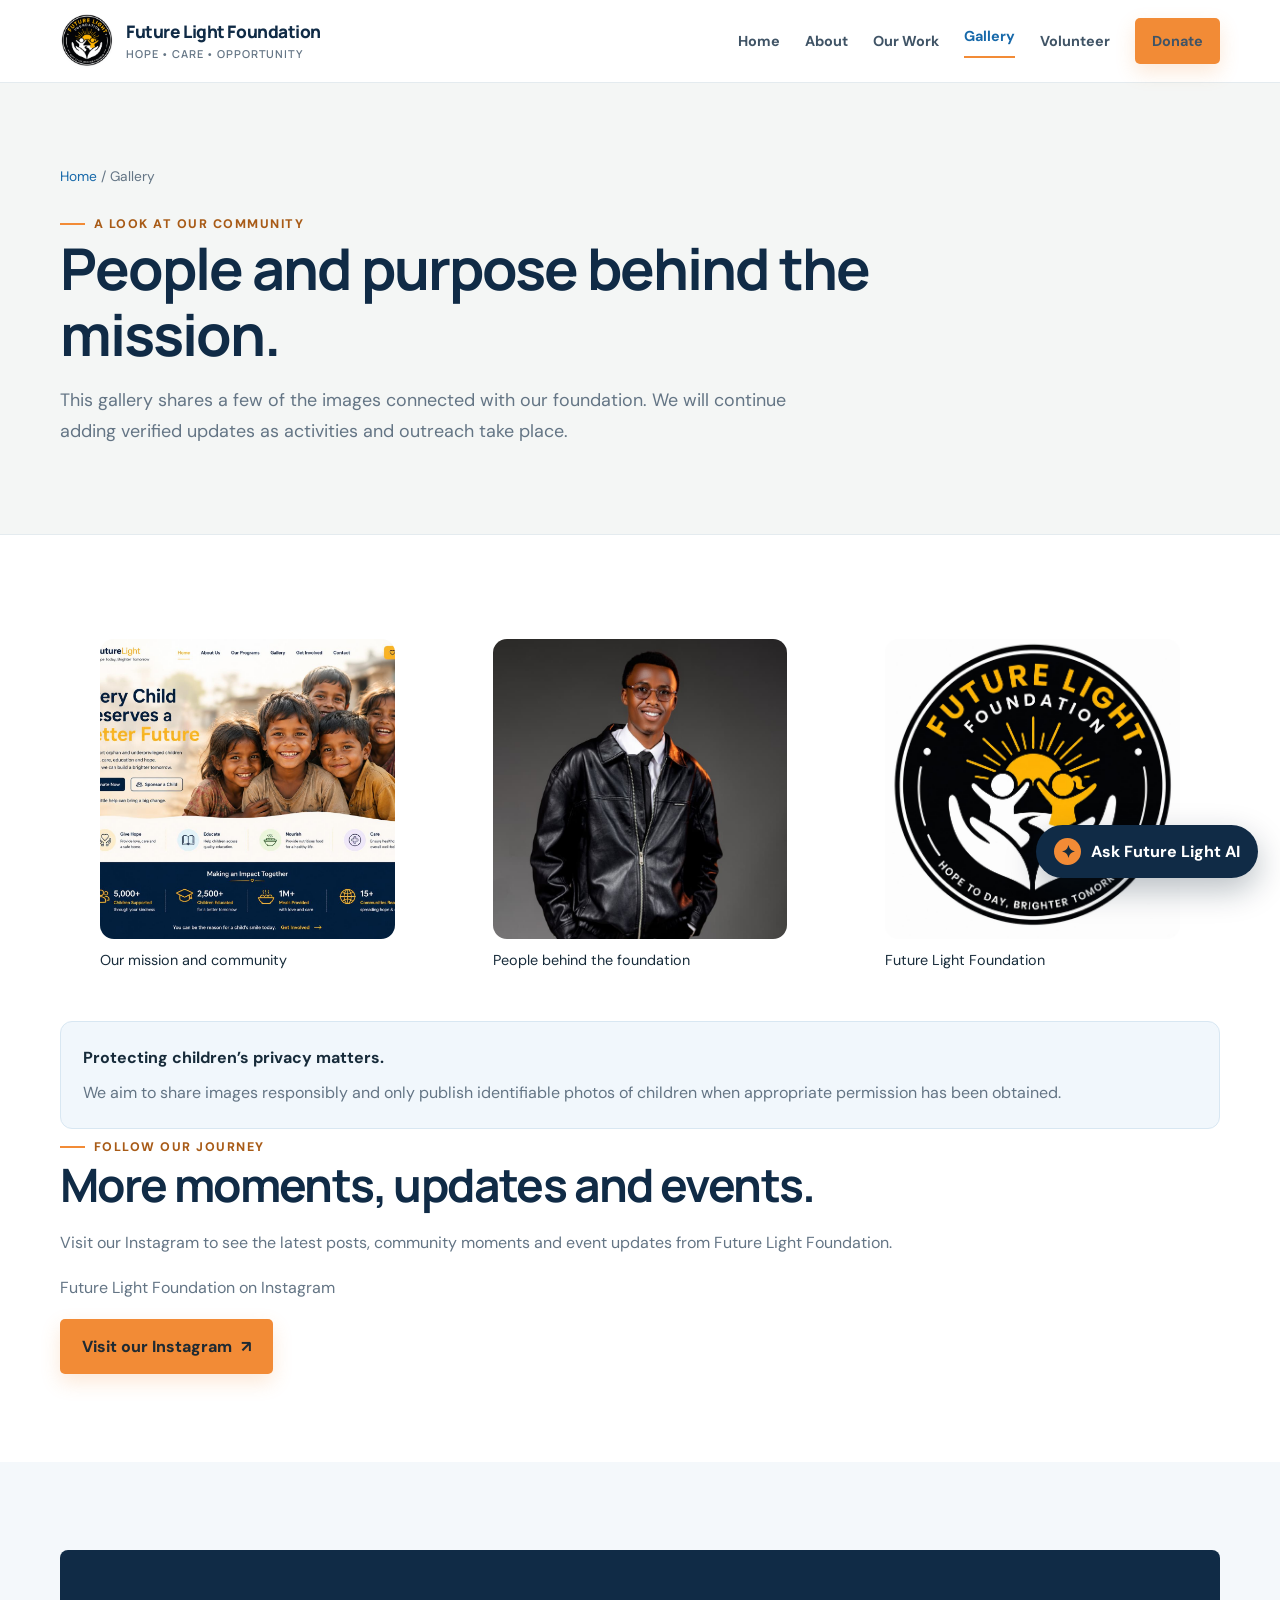
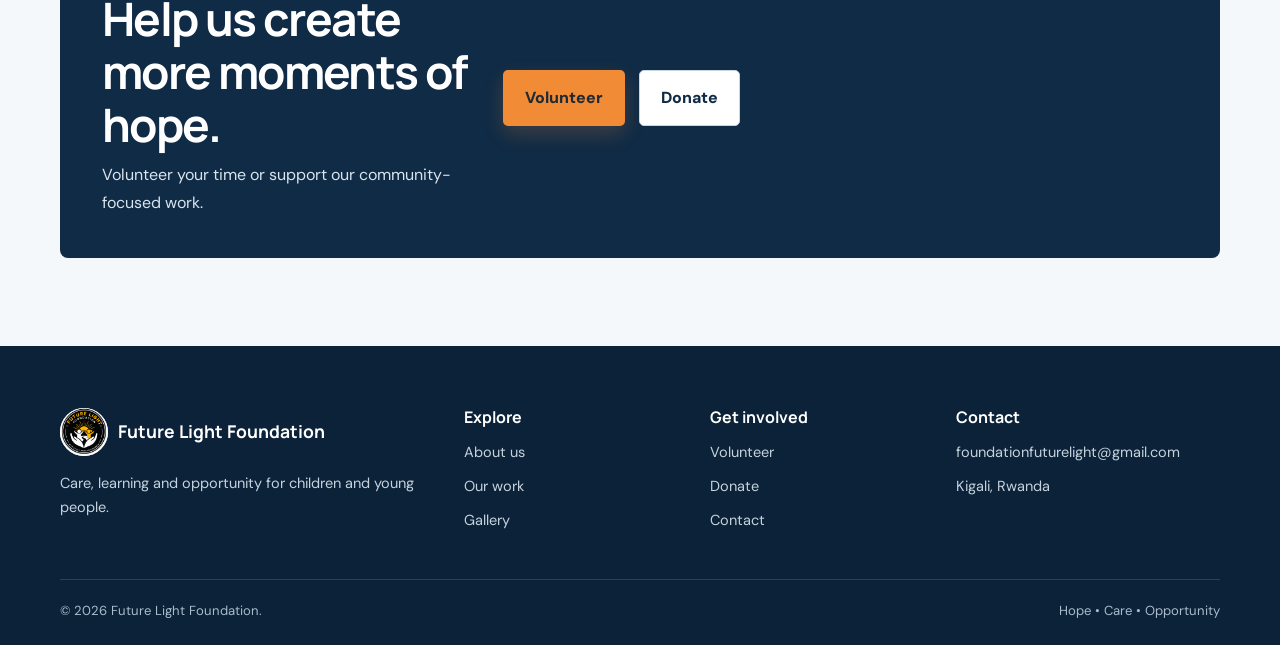
<file: gallery.html>
<!doctype html>
<html lang="en"><head><meta charset="utf-8"><meta name="viewport" content="width=device-width,initial-scale=1"><meta name="description" content="View photos and people connected with Future Light Foundation's mission."><title>Gallery | Future Light Foundation</title><link rel="icon" href="./futurelogo.jpeg"><link rel="stylesheet" href="./style.css"><script src="./site.js" defer></script></head>
<body><header class="site-header"><div class="container nav-wrap"><a class="brand" href="./index.html"><img src="./futurelogo.jpeg" alt="Future Light Foundation logo"><span>Future Light Foundation<small>Hope • Care • Opportunity</small></span></a><button class="menu-toggle" aria-label="Open navigation menu" aria-expanded="false" aria-controls="primary-nav">☰</button><nav class="nav-links" id="primary-nav" aria-label="Main navigation"><a href="./index.html">Home</a><a href="./about.html">About</a><a href="./programs.html">Our Work</a><a href="./gallery.html" aria-current="page">Gallery</a><a href="./volunteer.html">Volunteer</a><a class="btn btn-primary btn-sm" href="./donate.html">Donate</a></nav></div></header>
<main><section class="page-hero"><div class="container"><div class="breadcrumbs"><a href="./index.html">Home</a> / Gallery</div><span class="eyebrow">A look at our community</span><h1>People and purpose behind the mission.</h1><p>This gallery shares a few of the images connected with our foundation. We will continue adding verified updates as activities and outreach take place.</p></div></section>
<section class="section"><div class="container"><div class="gallery-grid"><figure><img src="./ff.jpeg" alt="Future Light Foundation community image"><figcaption class="gallery-caption">Our mission and community</figcaption></figure><figure><img src="./tuyishime.jpeg" alt="Foundation founder"><figcaption class="gallery-caption">People behind the foundation</figcaption></figure><figure><img src="./futurelogo.jpeg" alt="Future Light Foundation logo"><figcaption class="gallery-caption">Future Light Foundation</figcaption></figure></div><div class="callout" style="margin-top:32px"><strong>Protecting children’s privacy matters.</strong><p style="margin:8px 0 0">We aim to share images responsibly and only publish identifiable photos of children when appropriate permission has been obtained.</p></div><div class="instagram-invite"><div><span class="eyebrow">Follow our journey</span><h2>More moments, updates and events.</h2><p>Visit our Instagram to see the latest posts, community moments and event updates from Future Light Foundation.</p><p class="instagram-handle">Future Light Foundation on Instagram</p></div><a class="btn btn-primary" href="https://www.instagram.com/futurelight_foundation/" target="_blank" rel="noopener noreferrer">Visit our Instagram <span aria-hidden="true">↗</span></a></div></div></section>
<section class="section section-soft"><div class="container banner"><div><h2>Help us create more moments of hope.</h2><p>Volunteer your time or support our community-focused work.</p></div><div class="hero-actions"><a class="btn btn-primary" href="./volunteer.html">Volunteer</a><a class="btn btn-outline" href="./donate.html">Donate</a></div></div></section></main>
<footer class="site-footer"><div class="container"><div class="footer-grid"><div><div class="footer-brand"><img src="./futurelogo.jpeg" alt=""><strong>Future Light Foundation</strong></div><p>Care, learning and opportunity for children and young people.</p></div><div><h3>Explore</h3><ul class="footer-links"><li><a href="./about.html">About us</a></li><li><a href="./programs.html">Our work</a></li><li><a href="./gallery.html">Gallery</a></li></ul></div><div><h3>Get involved</h3><ul class="footer-links"><li><a href="./volunteer.html">Volunteer</a></li><li><a href="./donate.html">Donate</a></li><li><a href="./contact.html">Contact</a></li></ul></div><div><h3>Contact</h3><ul class="footer-links"><li><a href="mailto:foundationfuturelight@gmail.com">foundationfuturelight@gmail.com</a></li><li>Kigali, Rwanda</li></ul></div></div><div class="copyright"><span>© 2026 Future Light Foundation.</span><span>Hope • Care • Opportunity</span></div></div></footer></body></html>
</file>
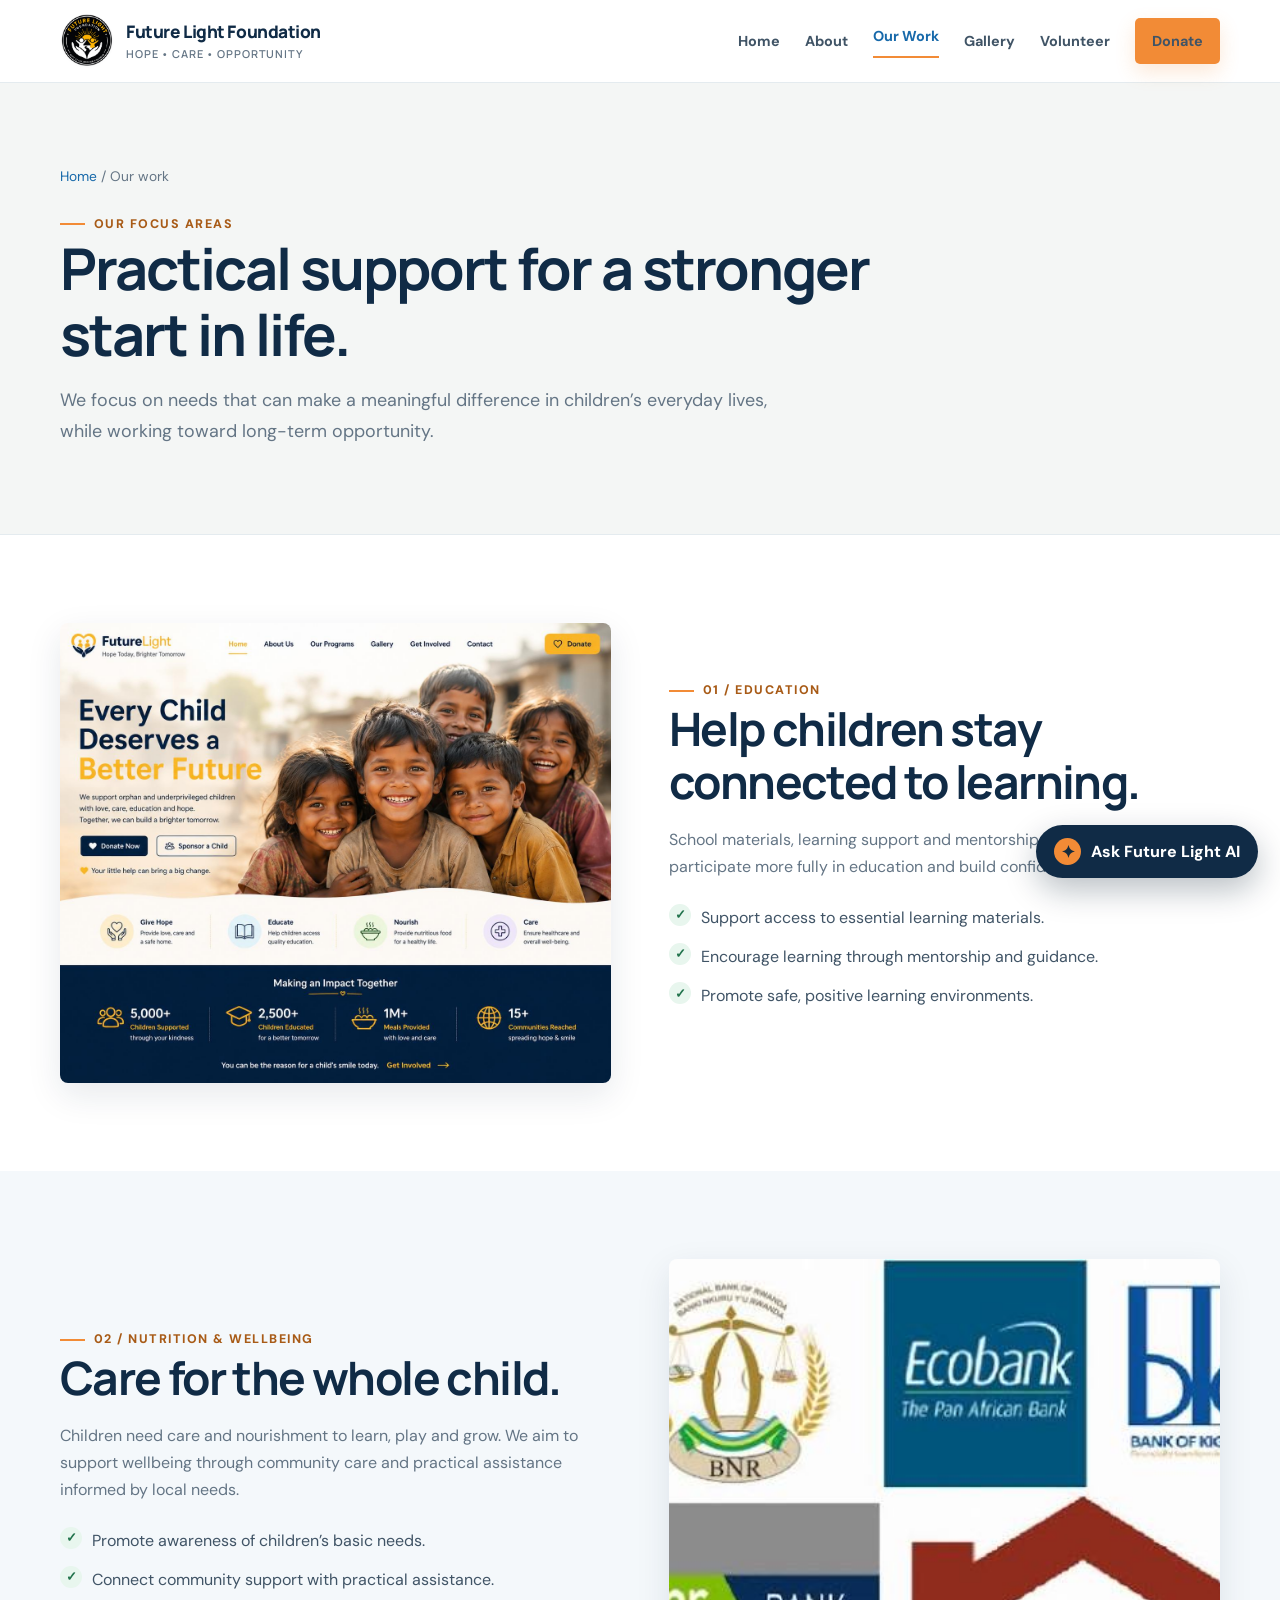
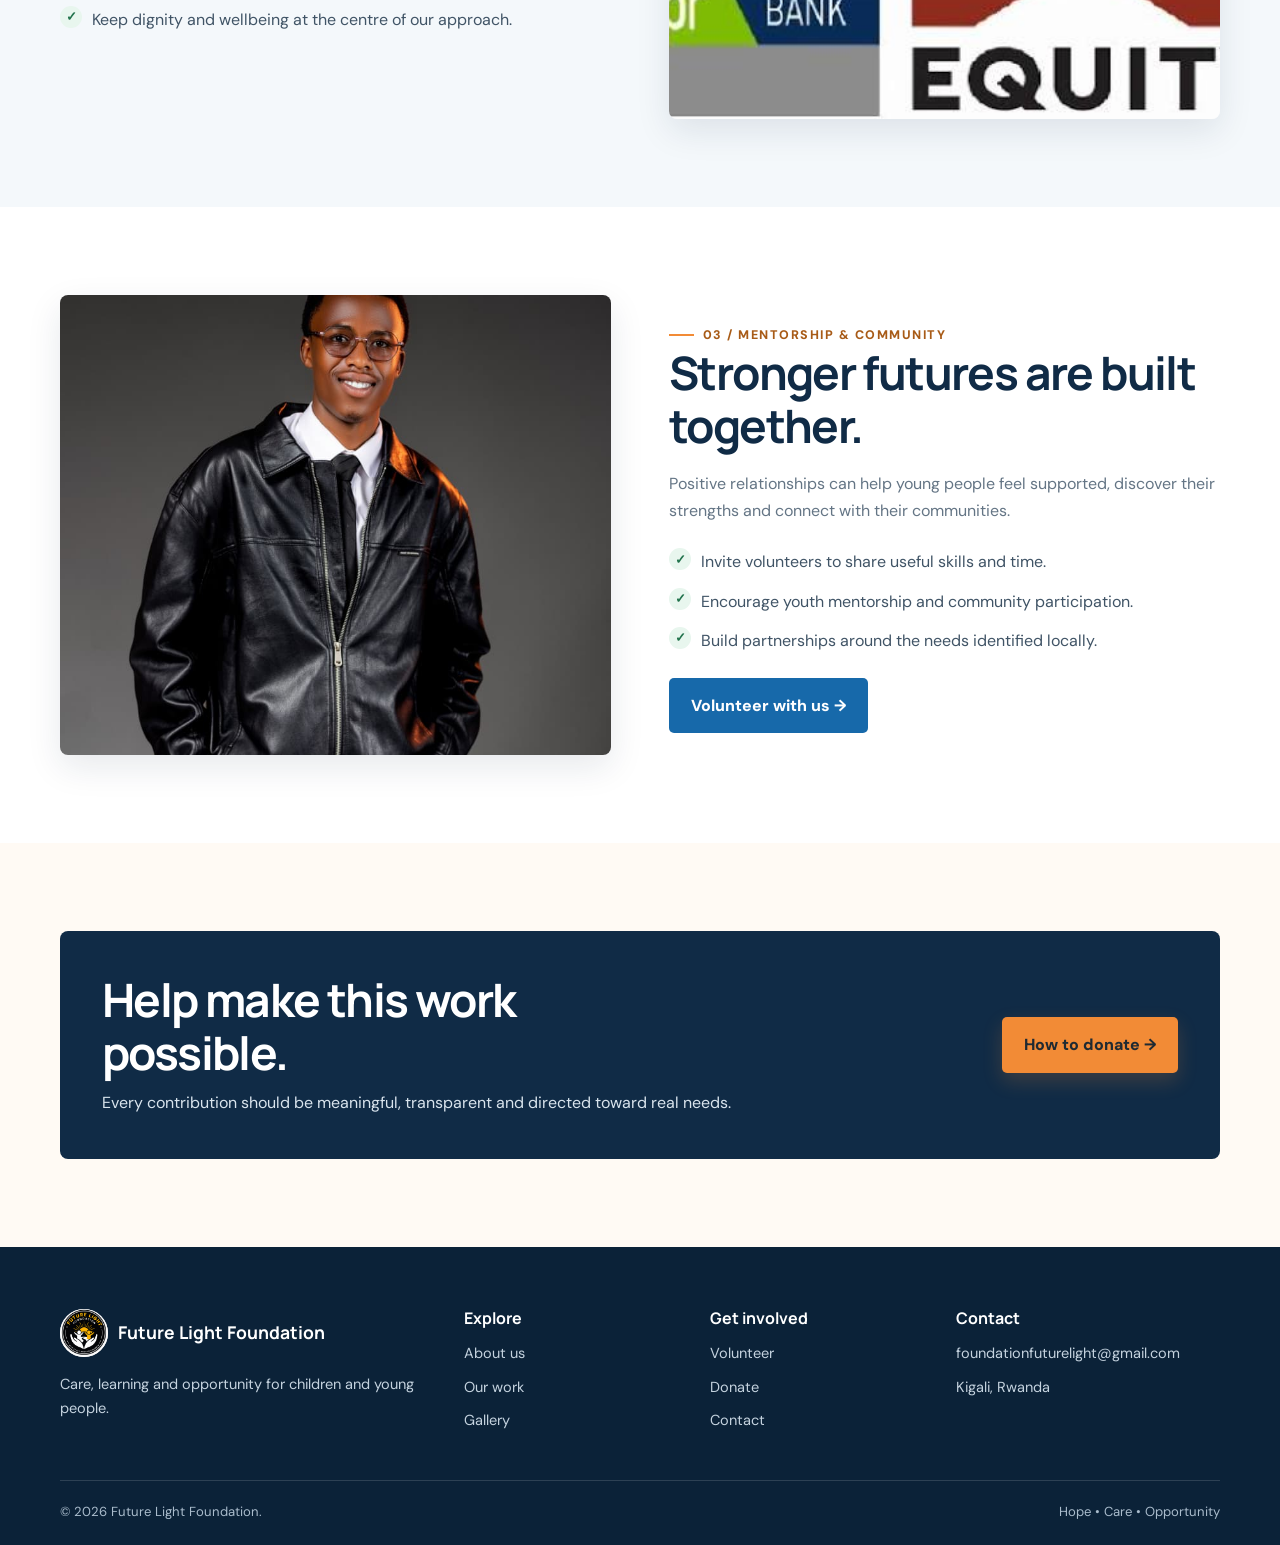
<file: programs.html>
<!doctype html>
<html lang="en"><head><meta charset="utf-8"><meta name="viewport" content="width=device-width,initial-scale=1"><meta name="description" content="Explore Future Light Foundation's focus on education, nutrition, wellbeing and community mentorship."><title>Our Work | Future Light Foundation</title><link rel="icon" href="./futurelogo.jpeg"><link rel="stylesheet" href="./style.css"><script src="./site.js" defer></script></head>
<body><header class="site-header"><div class="container nav-wrap"><a class="brand" href="./index.html"><img src="./futurelogo.jpeg" alt="Future Light Foundation logo"><span>Future Light Foundation<small>Hope • Care • Opportunity</small></span></a><button class="menu-toggle" aria-label="Open navigation menu" aria-expanded="false" aria-controls="primary-nav">☰</button><nav class="nav-links" id="primary-nav" aria-label="Main navigation"><a href="./index.html">Home</a><a href="./about.html">About</a><a href="./programs.html" aria-current="page">Our Work</a><a href="./gallery.html">Gallery</a><a href="./volunteer.html">Volunteer</a><a class="btn btn-primary btn-sm" href="./donate.html">Donate</a></nav></div></header>
<main><section class="page-hero"><div class="container"><div class="breadcrumbs"><a href="./index.html">Home</a> / Our work</div><span class="eyebrow">Our focus areas</span><h1>Practical support for a stronger start in life.</h1><p>We focus on needs that can make a meaningful difference in children’s everyday lives, while working toward long-term opportunity.</p></div></section>
<section class="section"><div class="container"><article class="split" id="education"><div class="photo-frame"><img src="./ff.jpeg" alt="Children and community support"></div><div><span class="eyebrow">01 / Education</span><h2>Help children stay connected to learning.</h2><p>School materials, learning support and mentorship can help children participate more fully in education and build confidence in their abilities.</p><ul class="check-list"><li>Support access to essential learning materials.</li><li>Encourage learning through mentorship and guidance.</li><li>Promote safe, positive learning environments.</li></ul></div></article></div></section>
<section class="section section-soft" id="wellbeing"><div class="container split"><div><span class="eyebrow">02 / Nutrition & wellbeing</span><h2>Care for the whole child.</h2><p>Children need care and nourishment to learn, play and grow. We aim to support wellbeing through community care and practical assistance informed by local needs.</p><ul class="check-list"><li>Promote awareness of children’s basic needs.</li><li>Connect community support with practical assistance.</li><li>Keep dignity and wellbeing at the centre of our approach.</li></ul></div><div class="photo-frame"><img src="./banks.jpg" alt="Community resources and support"></div></div></section>
<section class="section" id="community"><div class="container split"><div class="photo-frame"><img src="./tuyishime.jpeg" alt="Foundation team member"></div><div><span class="eyebrow">03 / Mentorship & community</span><h2>Stronger futures are built together.</h2><p>Positive relationships can help young people feel supported, discover their strengths and connect with their communities.</p><ul class="check-list"><li>Invite volunteers to share useful skills and time.</li><li>Encourage youth mentorship and community participation.</li><li>Build partnerships around the needs identified locally.</li></ul><a class="btn btn-blue" href="./volunteer.html">Volunteer with us →</a></div></div></section>
<section class="section section-cream"><div class="container"><div class="banner"><div><h2>Help make this work possible.</h2><p>Every contribution should be meaningful, transparent and directed toward real needs.</p></div><a class="btn btn-primary" href="./donate.html">How to donate →</a></div></div></section></main>
<footer class="site-footer"><div class="container"><div class="footer-grid"><div><div class="footer-brand"><img src="./futurelogo.jpeg" alt=""><strong>Future Light Foundation</strong></div><p>Care, learning and opportunity for children and young people.</p></div><div><h3>Explore</h3><ul class="footer-links"><li><a href="./about.html">About us</a></li><li><a href="./programs.html">Our work</a></li><li><a href="./gallery.html">Gallery</a></li></ul></div><div><h3>Get involved</h3><ul class="footer-links"><li><a href="./volunteer.html">Volunteer</a></li><li><a href="./donate.html">Donate</a></li><li><a href="./contact.html">Contact</a></li></ul></div><div><h3>Contact</h3><ul class="footer-links"><li><a href="mailto:foundationfuturelight@gmail.com">foundationfuturelight@gmail.com</a></li><li>Kigali, Rwanda</li></ul></div></div><div class="copyright"><span>© 2026 Future Light Foundation.</span><span>Hope • Care • Opportunity</span></div></div></footer></body></html>
</file>
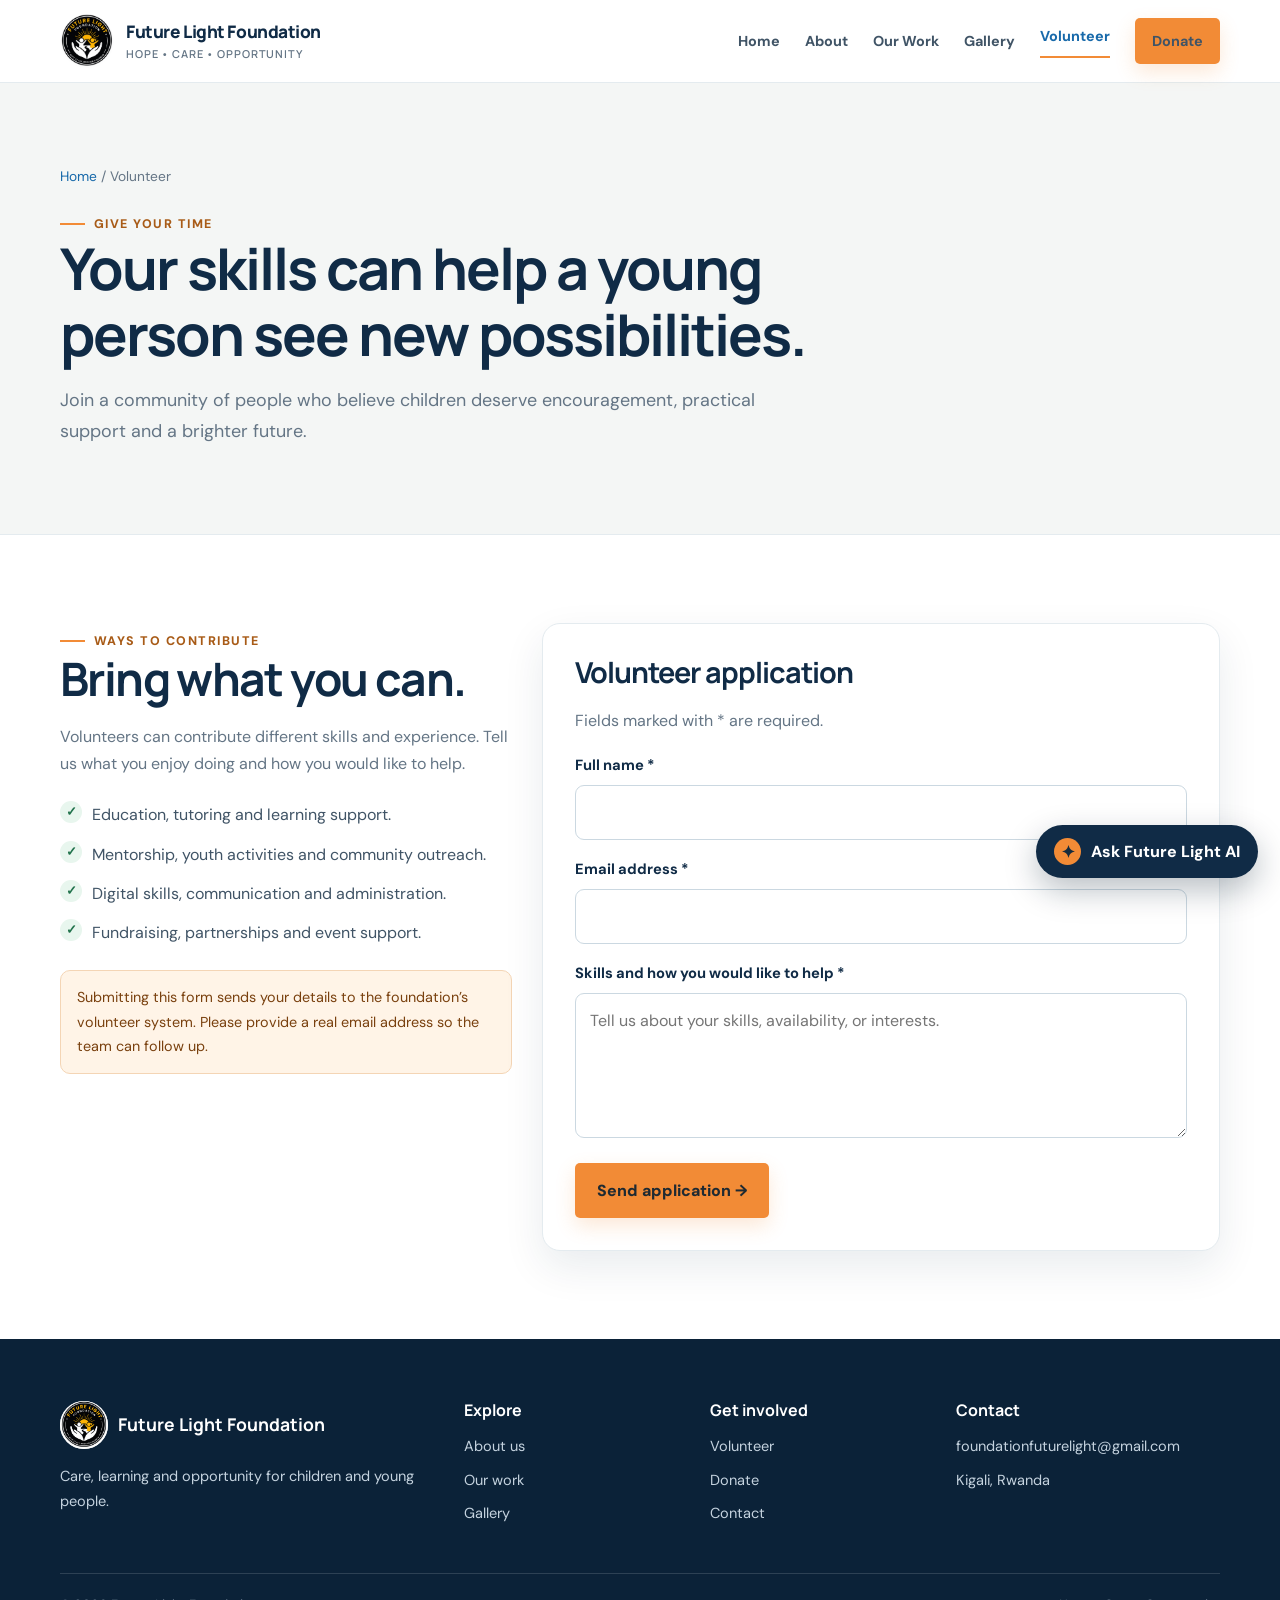
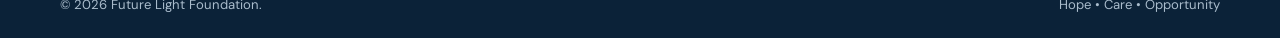
<file: volunteer.html>
<!doctype html>
<html lang="en"><head><meta charset="utf-8"><meta name="viewport" content="width=device-width,initial-scale=1"><meta name="description" content="Volunteer your time and skills with Future Light Foundation in Rwanda."><title>Volunteer | Future Light Foundation</title><link rel="icon" href="./futurelogo.jpeg"><link rel="stylesheet" href="./style.css"><script src="./site.js" defer></script></head>
<body><header class="site-header"><div class="container nav-wrap"><a class="brand" href="./index.html"><img src="./futurelogo.jpeg" alt="Future Light Foundation logo"><span>Future Light Foundation<small>Hope • Care • Opportunity</small></span></a><button class="menu-toggle" aria-label="Open navigation menu" aria-expanded="false" aria-controls="primary-nav">☰</button><nav class="nav-links" id="primary-nav" aria-label="Main navigation"><a href="./index.html">Home</a><a href="./about.html">About</a><a href="./programs.html">Our Work</a><a href="./gallery.html">Gallery</a><a href="./volunteer.html" aria-current="page">Volunteer</a><a class="btn btn-primary btn-sm" href="./donate.html">Donate</a></nav></div></header>
<main><section class="page-hero"><div class="container"><div class="breadcrumbs"><a href="./index.html">Home</a> / Volunteer</div><span class="eyebrow">Give your time</span><h1>Your skills can help a young person see new possibilities.</h1><p>Join a community of people who believe children deserve encouragement, practical support and a brighter future.</p></div></section>
<section class="section"><div class="container form-layout"><div><span class="eyebrow">Ways to contribute</span><h2>Bring what you can.</h2><p>Volunteers can contribute different skills and experience. Tell us what you enjoy doing and how you would like to help.</p><ul class="check-list"><li>Education, tutoring and learning support.</li><li>Mentorship, youth activities and community outreach.</li><li>Digital skills, communication and administration.</li><li>Fundraising, partnerships and event support.</li></ul><div class="notice">Submitting this form sends your details to the foundation’s volunteer system. Please provide a real email address so the team can follow up.</div></div>
<div class="form-panel"><h2 style="font-size:1.8rem">Volunteer application</h2><p>Fields marked with * are required.</p><form id="volunteerForm"><div class="field"><label for="volunteer-name">Full name *</label><input id="volunteer-name" name="fullName" autocomplete="name" required maxlength="120"></div><div class="field"><label for="volunteer-email">Email address *</label><input id="volunteer-email" name="email" type="email" autocomplete="email" required maxlength="254"></div><div class="field"><label for="volunteer-skills">Skills and how you would like to help *</label><textarea id="volunteer-skills" name="skills" required maxlength="2000" placeholder="Tell us about your skills, availability, or interests."></textarea></div><button class="btn btn-primary" type="submit">Send application →</button><div id="formStatus" class="form-status" role="status" aria-live="polite"></div></form></div></div></section></main>
<footer class="site-footer"><div class="container"><div class="footer-grid"><div><div class="footer-brand"><img src="./futurelogo.jpeg" alt=""><strong>Future Light Foundation</strong></div><p>Care, learning and opportunity for children and young people.</p></div><div><h3>Explore</h3><ul class="footer-links"><li><a href="./about.html">About us</a></li><li><a href="./programs.html">Our work</a></li><li><a href="./gallery.html">Gallery</a></li></ul></div><div><h3>Get involved</h3><ul class="footer-links"><li><a href="./volunteer.html">Volunteer</a></li><li><a href="./donate.html">Donate</a></li><li><a href="./contact.html">Contact</a></li></ul></div><div><h3>Contact</h3><ul class="footer-links"><li><a href="mailto:foundationfuturelight@gmail.com">foundationfuturelight@gmail.com</a></li><li>Kigali, Rwanda</li></ul></div></div><div class="copyright"><span>© 2026 Future Light Foundation.</span><span>Hope • Care • Opportunity</span></div></div></footer></body></html>
</file>
<file: style.css>
@import url('https://fonts.googleapis.com/css2?family=DM+Sans:wght@400;500;600;700&family=Manrope:wght@400;500;600;700;800&display=swap');
:root{--navy:#102b46;--blue:#1769aa;--orange:#f28b36;--cream:#fffaf4;--ink:#172b3a;--muted:#647585;--line:#e4ebef;--white:#fff;--soft:#f4f8fb;--shadow:0 16px 42px rgba(16,43,70,.09)}
*{box-sizing:border-box}html{scroll-behavior:smooth}body{margin:0;font-family:'DM Sans',sans-serif;color:var(--ink);line-height:1.7;background:#fff}img{max-width:100%;display:block}a{color:inherit}button,input,textarea,select{font:inherit}.container{width:min(1160px,92%);margin-inline:auto}.site-header{position:sticky;top:0;z-index:50;background:rgba(255,255,255,.96);backdrop-filter:blur(14px);border-bottom:1px solid var(--line)}.nav-wrap{min-height:82px;display:flex;align-items:center;justify-content:space-between;gap:28px}.brand{display:flex;align-items:center;gap:12px;text-decoration:none;min-width:210px}.brand img{width:54px;height:54px;object-fit:contain;border-radius:50%}.brand span{font-family:Manrope,sans-serif;font-weight:800;letter-spacing:-.04em;color:var(--navy);font-size:1.08rem;line-height:1.2}.brand small{display:block;color:var(--muted);font-size:.68rem;font-weight:600;letter-spacing:.08em;text-transform:uppercase;margin-top:4px}.nav-links{display:flex;align-items:center;gap:25px}.nav-links a{text-decoration:none;font-weight:700;font-size:.92rem;color:#405466;transition:color .2s}.nav-links a:hover,.nav-links a[aria-current=page]{color:var(--blue)}.nav-links a[aria-current=page]:not(.btn){text-decoration:underline;text-decoration-color:var(--orange);text-decoration-thickness:3px;text-underline-offset:8px}.menu-toggle{display:none;border:1px solid var(--line);background:#fff;border-radius:10px;padding:10px 12px;color:var(--navy);font-size:1.2rem}.btn{display:inline-flex;align-items:center;justify-content:center;gap:9px;padding:13px 21px;border-radius:9px;text-decoration:none;font-weight:800;border:1px solid transparent;cursor:pointer;transition:transform .2s,background .2s,border-color .2s}.btn:hover{transform:translateY(-2px)}.btn-primary{background:var(--orange);color:#1f2a32;box-shadow:0 8px 20px rgba(242,139,54,.2)}.btn-primary:hover{background:#ff9b4c}.btn-blue{background:var(--blue);color:#fff}.btn-outline{border-color:#c8d6e0;color:var(--navy);background:#fff}.btn-sm{padding:10px 16px}.eyebrow{display:inline-flex;align-items:center;gap:9px;color:#a85b17;font-size:.78rem;letter-spacing:.12em;text-transform:uppercase;font-weight:800}.eyebrow:before{content:'';height:2px;width:25px;background:var(--orange)}h1,h2,h3{font-family:Manrope,sans-serif;line-height:1.15;letter-spacing:-.035em;color:var(--navy);margin:0 0 18px}h1{font-size:clamp(2.6rem,5.8vw,5rem)}h2{font-size:clamp(2rem,3.6vw,3.2rem)}h3{font-size:1.28rem}p{margin:0 0 18px;color:var(--muted)}.lead{font-size:1.15rem;max-width:660px}.section{padding:88px 0}.section-soft{background:var(--soft)}.section-cream{background:var(--cream)}.section-head{max-width:720px;margin:0 auto 44px;text-align:center}.section-head p{max-width:620px;margin:0 auto}.hero{position:relative;isolation:isolate;overflow:hidden;background:var(--navy);color:#fff;min-height:650px;display:flex;align-items:center}.hero:before{content:'';position:absolute;inset:0;background:linear-gradient(90deg,rgba(9,31,52,.92) 0%,rgba(9,31,52,.75) 48%,rgba(9,31,52,.18) 100%);z-index:-1}.hero-photo{position:absolute;inset:0;width:100%;height:100%;object-fit:cover;z-index:-2}.hero-content{padding:90px 0;max-width:760px}.hero h1{color:#fff;max-width:760px}.hero p{color:#e2edf5;font-size:1.17rem;max-width:620px}.hero-actions{display:flex;gap:13px;flex-wrap:wrap;margin-top:28px}.hero .btn-outline{background:rgba(255,255,255,.08);border-color:rgba(255,255,255,.5);color:#fff}.trust-row{display:flex;gap:24px;flex-wrap:wrap;margin-top:36px;color:#e2edf5;font-size:.9rem;font-weight:700}.trust-row span:before{content:'✓';display:inline-grid;place-items:center;width:22px;height:22px;border-radius:50%;background:rgba(242,139,54,.2);color:#ffb56f;margin-right:8px}.split{display:grid;grid-template-columns:1fr 1fr;gap:64px;align-items:center}.photo-frame{position:relative}.photo-frame img{width:100%;height:460px;object-fit:cover;border-radius:18px;box-shadow:var(--shadow)}.photo-note{position:absolute;bottom:22px;left:-18px;background:#fff;padding:17px 20px;border-radius:12px;box-shadow:var(--shadow);max-width:220px;font-weight:800;color:var(--navy)}.photo-note small{display:block;color:var(--muted);font-weight:500}.cards{display:grid;grid-template-columns:repeat(3,1fr);gap:22px}.card{background:#fff;border:1px solid var(--line);border-radius:16px;padding:28px;box-shadow:0 8px 28px rgba(16,43,70,.035)}.card-icon{width:54px;height:54px;display:grid;place-items:center;background:#fff0e2;color:#a85b17;border-radius:14px;font-size:1.5rem;margin-bottom:22px}.card p:last-child{margin-bottom:0}.card-link{display:inline-flex;margin-top:8px;text-decoration:none;color:var(--blue);font-weight:800}.card-link:hover{text-decoration:underline}.banner{background:var(--navy);border-radius:22px;padding:42px;display:flex;justify-content:space-between;align-items:center;gap:24px;color:#fff}.banner h2{color:#fff;margin-bottom:10px}.banner p{color:#d9e4ed;margin:0}.page-hero{padding:82px 0 70px;background:linear-gradient(135deg,#edf6fc 0%,#fff8f0 100%);border-bottom:1px solid var(--line)}.page-hero h1{font-size:clamp(2.4rem,4.5vw,4rem);max-width:850px}.page-hero p{font-size:1.12rem;max-width:740px}.breadcrumbs{font-size:.86rem;color:var(--muted);margin-bottom:18px}.breadcrumbs a{color:var(--blue);text-decoration:none}.check-list{padding:0;list-style:none;display:grid;gap:12px;margin:24px 0}.check-list li{padding-left:32px;position:relative;color:#405466}.check-list li:before{content:'✓';position:absolute;left:0;top:0;width:22px;height:22px;display:grid;place-items:center;background:#e8f6ee;color:#20724b;border-radius:50%;font-weight:800;font-size:.8rem}.person{display:flex;align-items:center;gap:16px}.person img{width:84px;height:84px;object-fit:cover;border-radius:50%}.person p{margin:0}.form-layout{display:grid;grid-template-columns:.8fr 1.2fr;gap:30px;align-items:start}.form-panel{padding:32px;background:#fff;border:1px solid var(--line);border-radius:18px;box-shadow:var(--shadow)}.field{margin-bottom:17px}.field label{display:block;font-weight:700;color:var(--navy);margin-bottom:7px;font-size:.92rem}.field input,.field textarea,.field select{width:100%;padding:13px 14px;border:1px solid #cbd8e1;border-radius:9px;background:#fff;color:var(--ink);outline:none}.field input:focus,.field textarea:focus,.field select:focus{border-color:var(--blue);box-shadow:0 0 0 3px rgba(23,105,170,.1)}.field textarea{min-height:145px;resize:vertical}.form-status{padding:12px 14px;border-radius:9px;margin-top:14px;background:#eef7f1;color:#205c3d;display:none}.form-status.error{background:#fff0ee;color:#a12d22}.number-card{display:flex;align-items:center;justify-content:space-between;gap:14px;padding:20px;border:1px solid #f4d1b1;background:#fff8f1;border-radius:13px;margin:22px 0}.number-card strong{display:block;font-size:1.55rem;letter-spacing:.04em;color:var(--navy)}.number-card small{color:var(--muted)}.step-list{counter-reset:steps;list-style:none;padding:0;display:grid;gap:18px}.step-list li{counter-increment:steps;display:grid;grid-template-columns:44px 1fr;gap:15px;align-items:start}.step-list li:before{content:counter(steps);width:42px;height:42px;border-radius:12px;display:grid;place-items:center;background:#e8f2fa;color:var(--blue);font-weight:800}.gallery-grid{display:grid;grid-template-columns:repeat(3,1fr);gap:18px}.gallery-grid img{width:100%;height:300px;object-fit:cover;border-radius:14px}.gallery-caption{font-size:.9rem;margin-top:9px}.callout{padding:22px;border-radius:12px;background:#f1f7fc;border:1px solid #d8e7f2}.site-footer{background:#0b2238;color:#fff;padding:62px 0 22px}.footer-grid{display:grid;grid-template-columns:1.4fr .8fr .8fr 1fr;gap:34px;padding-bottom:40px}.site-footer h3{color:#fff;font-size:1rem;letter-spacing:0;margin-bottom:15px}.site-footer p,.site-footer a,.site-footer li{color:#c5d3df;font-size:.91rem}.site-footer a{text-decoration:none}.site-footer a:hover{color:#ffb56f}.footer-links{list-style:none;padding:0;margin:0;display:grid;gap:9px}.footer-brand{display:flex;align-items:center;gap:10px;margin-bottom:16px}.footer-brand img{width:48px;height:48px;object-fit:contain;border-radius:50%;background:#fff}.footer-brand strong{font-family:Manrope,sans-serif;font-size:1.1rem}.copyright{border-top:1px solid rgba(255,255,255,.14);padding-top:20px;display:flex;justify-content:space-between;gap:12px;flex-wrap:wrap;color:#aabccc;font-size:.82rem}.notice{padding:14px 16px;border-radius:10px;background:#fff4e7;border:1px solid #f4d5b5;color:#79400e;font-size:.9rem}.hidden{display:none!important}
@media(max-width:950px){.nav-links{gap:15px}.nav-links a{font-size:.86rem}.brand{min-width:0}.split{gap:34px}.footer-grid{grid-template-columns:repeat(2,1fr)}.form-layout{grid-template-columns:1fr}.hero{min-height:590px}}
@media(max-width:760px){.nav-wrap{min-height:72px}.brand img{width:46px;height:46px}.menu-toggle{display:block}.nav-links{display:none;position:absolute;left:0;right:0;top:100%;background:#fff;border-bottom:1px solid var(--line);padding:18px 4%;box-shadow:var(--shadow);align-items:stretch;gap:0;flex-direction:column}.nav-links.open{display:flex}.nav-links a{padding:12px 6px;font-size:1rem}.nav-links .btn{margin-top:8px}.hero{min-height:620px}.hero:before{background:linear-gradient(90deg,rgba(9,31,52,.91),rgba(9,31,52,.66))}.hero-content{padding:72px 0}.split{grid-template-columns:1fr;gap:34px}.photo-frame img{height:350px}.photo-note{left:12px}.cards{grid-template-columns:1fr}.section{padding:64px 0}.page-hero{padding:60px 0 48px}.banner{padding:28px;align-items:flex-start;flex-direction:column}.gallery-grid{grid-template-columns:repeat(2,1fr)}.gallery-grid img{height:220px}.number-card{align-items:flex-start;flex-direction:column}.form-panel{padding:22px}}
@media(max-width:480px){.gallery-grid{grid-template-columns:1fr}.gallery-grid img{height:260px}.footer-grid{grid-template-columns:1fr}.hero-actions .btn{width:100%}.trust-row{gap:12px;display:grid}.brand span{font-size:.98rem}.section-head{text-align:left}.section-head p{margin:0}.copyright{display:block}.copyright span{display:block;margin-top:5px}}
@media(prefers-reduced-motion:reduce){*,*::before,*::after{scroll-behavior:auto!important;transition:none!important;animation:none!important}}

/* Homepage refinement: restrained editorial styling and clearer reading hierarchy */
.skip-link{position:absolute;left:12px;top:-60px;z-index:1000;padding:10px 14px;background:#fff;color:var(--navy);border:2px solid var(--blue);border-radius:4px}
.skip-link:focus{top:12px}
:focus-visible{outline:3px solid #e58a35;outline-offset:3px}
.hero{min-height:600px;background:#132b40}
.hero:before{background:linear-gradient(90deg,rgba(10,30,48,.88) 0%,rgba(10,30,48,.67) 48%,rgba(10,30,48,.2) 100%)}
.hero-content{max-width:700px}
.hero h1{max-width:650px;font-size:clamp(2.8rem,5.1vw,4.65rem);line-height:1.06;letter-spacing:-.045em}
.hero p{max-width:570px;font-size:1.08rem;line-height:1.8}
.hero .eyebrow{letter-spacing:.09em}
.hero .btn,.banner .btn{border-radius:5px}
.hero .btn-primary{color:#1c2a35}
.hero .btn-outline{background:transparent;border-color:rgba(255,255,255,.68)}
.trust-row{gap:16px 26px;font-size:.84rem;font-weight:600}
.trust-row span:before{background:transparent;border:1px solid rgba(255,181,111,.8)}
.section-head{text-align:left;max-width:780px;margin:0 0 34px}
.section-head p{margin:0;max-width:660px}
.section-head .eyebrow{margin-bottom:12px}
.cards{gap:18px}
.card{border-radius:8px;box-shadow:none;padding:27px;border-top:3px solid #e9a05c}
.card-icon{display:none}
.home-focus-card .focus-number{display:block;font-size:.73rem;letter-spacing:.1em;font-weight:800;color:#a85b17;margin-bottom:23px}
.card h3{font-size:1.24rem;letter-spacing:-.025em}
.card p{font-size:.97rem;line-height:1.75}
.card-link{font-size:.91rem;margin-top:14px}
.split{gap:58px}
.photo-frame img{border-radius:8px;box-shadow:0 12px 34px rgba(16,43,70,.10)}
.photo-note{left:-12px;border-radius:5px;box-shadow:0 8px 24px rgba(16,43,70,.1)}
.banner{border-radius:8px;padding:42px}
.banner .eyebrow{margin-bottom:12px}
.banner h2{max-width:600px}
.site-header{backdrop-filter:none;background:rgba(255,255,255,.98)}
.brand span{letter-spacing:-.025em}
.nav-links a{font-size:.9rem}
.nav-links a[aria-current=page]:not(.btn){text-decoration:none;border-bottom:2px solid var(--orange);padding-bottom:7px}
.btn{border-radius:5px}
.btn:hover{transform:translateY(-1px)}
.page-hero{background:#f4f6f5}
@media(max-width:760px){
 .hero{min-height:590px}
 .hero:before{background:linear-gradient(90deg,rgba(10,30,48,.88),rgba(10,30,48,.68))}
 .hero h1{font-size:clamp(2.55rem,10vw,3.5rem)}
 .section-head{text-align:left;margin-bottom:26px}
 .cards{gap:14px}
 .card{padding:23px}
 .banner{padding:28px}
 .photo-note{left:10px}
}


/* Hero layout fix: keep all copy in normal flow and let content set the height. */
.hero {
  position: relative;
  display: flex;
  align-items: center;
  min-height: 0;
  height: auto;
  overflow: hidden;
  isolation: isolate;
}
.hero > .container {
  position: relative;
  z-index: 1;
  display: flex;
  align-items: center;
  width: min(1160px, 92%);
  height: auto;
  min-height: 0;
  padding-block: clamp(4.5rem, 8vw, 6.75rem);
}
.hero-content {
  position: relative;
  z-index: 1;
  display: flex;
  flex-direction: column;
  align-items: flex-start;
  width: 100%;
  max-width: 700px;
  height: auto;
  min-height: 0;
  padding: 0;
  margin: 0;
}
.hero::after {
  content: none;
}
.hero h1 {
  position: relative;
  max-width: 100%;
  height: auto;
  margin: 0 0 1.25rem;
  overflow-wrap: anywhere;
  text-wrap: balance;
}
.hero-content > p {
  width: 100%;
  max-width: 570px;
  margin: 0;
}
.hero-actions {
  position: relative;
  display: flex;
  flex-wrap: wrap;
  align-items: center;
  gap: 0.875rem;
  width: 100%;
  height: auto;
  margin: 1.75rem 0 2.5rem;
}
.trust-row {
  position: relative;
  display: flex;
  flex-wrap: wrap;
  gap: 0.75rem 1.5rem;
  width: 100%;
  height: auto;
  margin: 0;
}
.hero + .section {
  position: relative;
  clear: both;
  margin-top: 0;
}
@media (max-width: 760px) {
  .hero > .container {
    padding-block: 4.25rem;
  }
  .hero-content {
    max-width: 100%;
  }
  .hero h1 {
    max-width: 18ch;
    font-size: clamp(2.4rem, 9.5vw, 3.5rem);
    line-height: 1.08;
  }
  .hero-actions {
    gap: 0.75rem;
    margin-top: 1.5rem;
    margin-bottom: 2.25rem;
  }
  .hero-actions .btn {
    max-width: 100%;
    white-space: normal;
    text-align: center;
  }
  .trust-row {
    gap: 0.75rem;
  }
}
@media (max-width: 480px) {
  .hero > .container {
    padding-block: 3.5rem;
  }
  .hero-actions {
    flex-direction: column;
    align-items: stretch;
  }
  .hero-actions .btn {
    width: 100%;
  }
}

/* Donation choice controls */
.amount-options{display:grid;grid-template-columns:repeat(2,minmax(0,1fr));gap:10px}
.amount-options label{display:flex;align-items:center;gap:9px;padding:13px 14px;border:1px solid var(--line);border-radius:8px;background:#fff;color:var(--navy);font-weight:700;cursor:pointer}
.amount-options label:has(input:checked){border-color:var(--blue);background:#eef6fc;box-shadow:0 0 0 1px var(--blue)}
.amount-options input{accent-color:var(--blue)}
@media(max-width:480px){.amount-options{grid-template-columns:1fr 1fr}}


/* About page team profiles */
.team-grid{display:grid;grid-template-columns:repeat(3,minmax(0,1fr));gap:22px;align-items:stretch}
.team-card{overflow:hidden;background:#fff;border:1px solid var(--line);border-radius:10px;box-shadow:0 8px 26px rgba(16,43,70,.055);transition:transform .2s,box-shadow .2s}
.team-card:hover{transform:translateY(-3px);box-shadow:0 14px 32px rgba(16,43,70,.10)}
.team-photo{display:block;width:156px;height:156px;margin:26px auto 0;object-fit:cover;object-position:center 28%;border-radius:50%;border:4px solid #fff;outline:2px solid #e5edf2;box-shadow:0 8px 22px rgba(16,43,70,.12);background:#edf3f6}
.team-placeholder{flex-direction:column;align-items:center;justify-content:center;gap:8px;color:var(--navy);background:linear-gradient(145deg,#edf5fa 0%,#fff3e6 100%);border-bottom:1px solid var(--line)}
.team-placeholder span{display:grid;place-items:center;width:82px;height:82px;border-radius:50%;background:#fff;border:1px solid #dbe5eb;color:var(--blue);font:800 1.5rem Manrope,sans-serif;letter-spacing:.04em}
.team-placeholder small{font-size:.75rem;font-weight:700;color:var(--muted);letter-spacing:.04em;text-transform:uppercase}
.team-card-body{padding:22px 24px 27px;text-align:center}
.team-card-body h3{margin:0 0 12px;font-size:1.2rem;overflow-wrap:anywhere}
.team-card-body>p:last-child{font-size:.94rem;line-height:1.7;margin:0}
.team-role{min-height:42px;margin:0 0 10px!important;color:#a85b17;font-size:.76rem;font-weight:800;letter-spacing:.055em;line-height:1.45;text-transform:uppercase}
@media(max-width:950px){.team-grid{grid-template-columns:repeat(2,minmax(0,1fr))}.team-photo{width:148px;height:148px}}
@media(max-width:600px){.team-grid{grid-template-columns:1fr;gap:17px}.team-photo{width:150px;height:150px;margin-top:23px}.team-card-body{padding:22px}.team-role{min-height:0}}


/* Homepage team preview */
.home-team-section{background:#fff}
.home-team-grid{display:grid;grid-template-columns:repeat(4,minmax(0,1fr));gap:18px}
.home-team-card{display:flex;align-items:center;gap:17px;padding:20px;border:1px solid var(--line);border-radius:9px;background:#fff}
.home-team-card img{width:92px;height:92px;flex:0 0 92px;object-fit:cover;object-position:center 28%;border-radius:50%;border:3px solid #fff;outline:1px solid #e5edf2;box-shadow:0 5px 15px rgba(16,43,70,.1)}
.home-team-card h3{font-size:1.05rem;margin:0;overflow-wrap:anywhere}
.home-team-card .team-role{font-size:.68rem;line-height:1.45;letter-spacing:.04em;margin:0 0 8px!important;min-height:0}
.home-team-action{display:flex;justify-content:center;margin-top:30px}
@media(max-width:950px){.home-team-grid{grid-template-columns:1fr}.home-team-card{max-width:600px;width:100%;margin-inline:auto}}
@media(max-width:480px){.home-team-card{padding:15px;gap:14px}.home-team-card img{width:76px;height:76px;flex-basis:76px}.home-team-card h3{font-size:1rem}}

/* Ask Future Light AI — accessible floating chat */
.fla-chat-launcher{position:fixed;right:22px;bottom:22px;z-index:1000;display:flex;align-items:center;gap:10px;border:0;border-radius:999px;padding:13px 18px;background:var(--navy);color:#fff;box-shadow:0 12px 32px rgba(8,28,47,.28);font-weight:800;cursor:pointer}
.fla-chat-launcher:hover{background:#17476c}
.fla-chat-launcher .fla-chat-symbol{display:grid;place-items:center;width:27px;height:27px;border-radius:50%;background:var(--orange);color:#152b3d;font-size:1.05rem}
.fla-chat-panel{position:fixed;right:22px;bottom:86px;z-index:1001;display:flex;flex-direction:column;width:min(390px,calc(100vw - 28px));height:min(570px,calc(100dvh - 120px));overflow:hidden;background:#fff;border:1px solid #d9e3e9;border-radius:16px;box-shadow:0 22px 70px rgba(8,28,47,.25)}
.fla-chat-panel[hidden]{display:none}
.fla-chat-header{display:flex;align-items:center;gap:12px;padding:17px 18px;background:var(--navy);color:#fff}
.fla-chat-avatar{display:grid;place-items:center;width:40px;height:40px;flex:0 0 40px;border-radius:12px;background:var(--orange);color:var(--navy);font-weight:900}
.fla-chat-header strong{display:block;font-family:Manrope,sans-serif;font-size:1rem}
.fla-chat-header small{display:block;color:#d4e2ed;font-size:.77rem}
.fla-chat-close{margin-left:auto;width:36px;height:36px;border:1px solid rgba(255,255,255,.35);border-radius:8px;background:transparent;color:#fff;font-size:1.35rem;cursor:pointer}
.fla-chat-messages{display:flex;flex:1;flex-direction:column;gap:12px;overflow-y:auto;padding:17px;background:#f5f8fa}
.fla-chat-message{max-width:88%;padding:11px 13px;border-radius:12px;font-size:.91rem;line-height:1.55;white-space:pre-wrap;overflow-wrap:anywhere}
.fla-chat-message.assistant{align-self:flex-start;background:#fff;border:1px solid #e1e8ed;color:#304656;border-top-left-radius:4px}
.fla-chat-message.user{align-self:flex-end;background:#1769aa;color:#fff;border-top-right-radius:4px}
.fla-chat-suggestions{display:flex;flex-wrap:wrap;gap:7px;padding:0 14px 12px;background:#f5f8fa}
.fla-chat-suggestions button{border:1px solid #cbdbe6;border-radius:999px;background:#fff;color:#19476b;padding:7px 10px;font-size:.77rem;font-weight:700;cursor:pointer}
.fla-chat-form{display:flex;gap:8px;padding:12px;border-top:1px solid #e4ebef;background:#fff}
.fla-chat-input{min-width:0;flex:1;border:1px solid #cbd8e1;border-radius:9px;padding:11px 12px;color:var(--ink);outline:none}
.fla-chat-input:focus{border-color:var(--blue);box-shadow:0 0 0 3px rgba(23,105,170,.1)}
.fla-chat-send{border:0;border-radius:9px;background:var(--orange);color:#172b3a;padding:0 15px;font-weight:800;cursor:pointer}
.fla-chat-send:disabled{opacity:.6;cursor:wait}
.fla-chat-disclaimer{margin:0;padding:0 14px 11px;background:#fff;color:#748391;font-size:.7rem;line-height:1.4}
@media(max-width:480px){.fla-chat-launcher{right:14px;bottom:14px;padding:11px 14px}.fla-chat-panel{right:10px;bottom:72px;width:calc(100vw - 20px);height:min(590px,calc(100dvh - 92px))}}
@media(prefers-reduced-motion:reduce){.fla-chat-panel,.fla-chat-launcher{transition:none}}


/* Rich profile cards inside the free Ask Future Light assistant */
.fla-team-results{display:grid;gap:10px;margin-top:13px;width:100%}
.fla-person-result{display:flex;align-items:center;gap:12px;padding:10px;border:1px solid #e1e8ed;border-radius:10px;background:#fff}
.fla-person-result img{display:block;width:58px;height:58px;flex:0 0 58px;object-fit:cover;object-position:center 28%;border-radius:50%;border:2px solid #edf2f5}
.fla-person-result strong{display:block;color:#173b56;font-size:.86rem;line-height:1.35}
.fla-person-result small{display:block;margin-top:4px;color:#667887;font-size:.75rem;line-height:1.4}
.fla-answer-link{display:inline-flex;align-items:center;justify-content:center;margin-top:11px;padding:8px 11px;border-radius:7px;background:#edf5fa;color:#17476c;font-size:.8rem;font-weight:800;text-decoration:none}
.fla-answer-link:hover{background:#dfeef7;text-decoration:underline}
.fla-chat-suggestions[hidden]{display:none}
.fla-chat-suggestions{max-height:94px;overflow-y:auto}
.fla-chat-message.assistant{max-width:96%}


/* Chatbot contact choices and suggested next questions */
.fla-choice-row{display:flex;gap:9px;margin-top:12px}
.fla-choice-button{min-width:70px;border:1px solid #1769aa;border-radius:8px;padding:9px 17px;background:#1769aa;color:#fff;font-size:.84rem;font-weight:800;cursor:pointer}
.fla-choice-button[data-fla-choice="contact-no"]{background:#fff;color:#17476c}
.fla-choice-button:disabled{opacity:.55;cursor:default}
.fla-followup-questions{display:flex;flex-wrap:wrap;gap:7px;margin-top:13px;padding-top:11px;border-top:1px solid #e4ebef}
.fla-followup-questions strong{display:block;width:100%;font-size:.8rem;color:#29485e;margin-bottom:2px}
.fla-followup-question{border:1px solid #cbdbe6;border-radius:999px;background:#fff;color:#19476b;padding:7px 10px;font-size:.76rem;font-weight:700;text-align:left;cursor:pointer}
.fla-followup-question:hover{background:#edf5fa}
</file>
